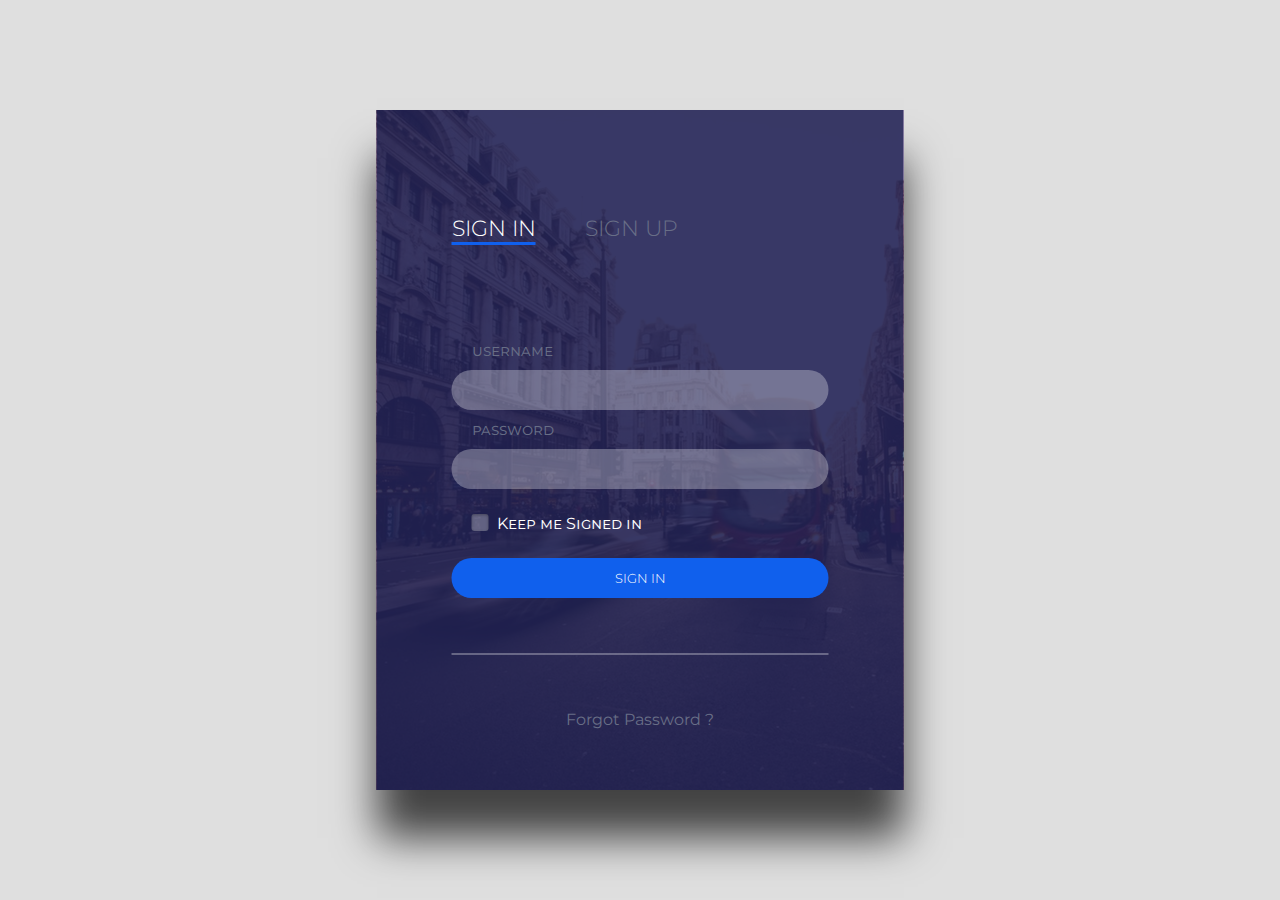
<file: Day 001 - Login Form/index.html>
<!DOCTYPE html>
<html>
  <head>
    <link href="css/style.css" rel="stylesheet">
    <link href="http://fonts.googleapis.com/css?family=Montserrat|Playfair+Display:700" rel="stylesheet" type="text/css">
    <title>Day 001 - Login Form</title>
  </head>
  <body>
    <div id="card">
      <div class="card__filter"></div>
      <div class="card__nav">
        <h1><a href="" class="active">SIGN IN</a></h1>
        <h1><a href="">SIGN UP</a></h1>
      </div>
      <div class="card__body">
        <form>
          <label for="username">username</label>
          <input name="username" type="text" class="rounded">
          <label for="password">password</label>
          <input name="password" type="password" class="rounded">
          <div class="check">
            <input name="remember" type="checkbox" id="keepme">
            <label for="keepme">Keep me Signed in</label>
          </div>
          <button type="submit" class="rounded">SIGN IN</button>
        </form>
      </div>
      <div class="separator"></div>
      <div class="card__forgot"><a href="#">Forgot Password ? </a></div>
    </div>
  </body>
</html>
</file>
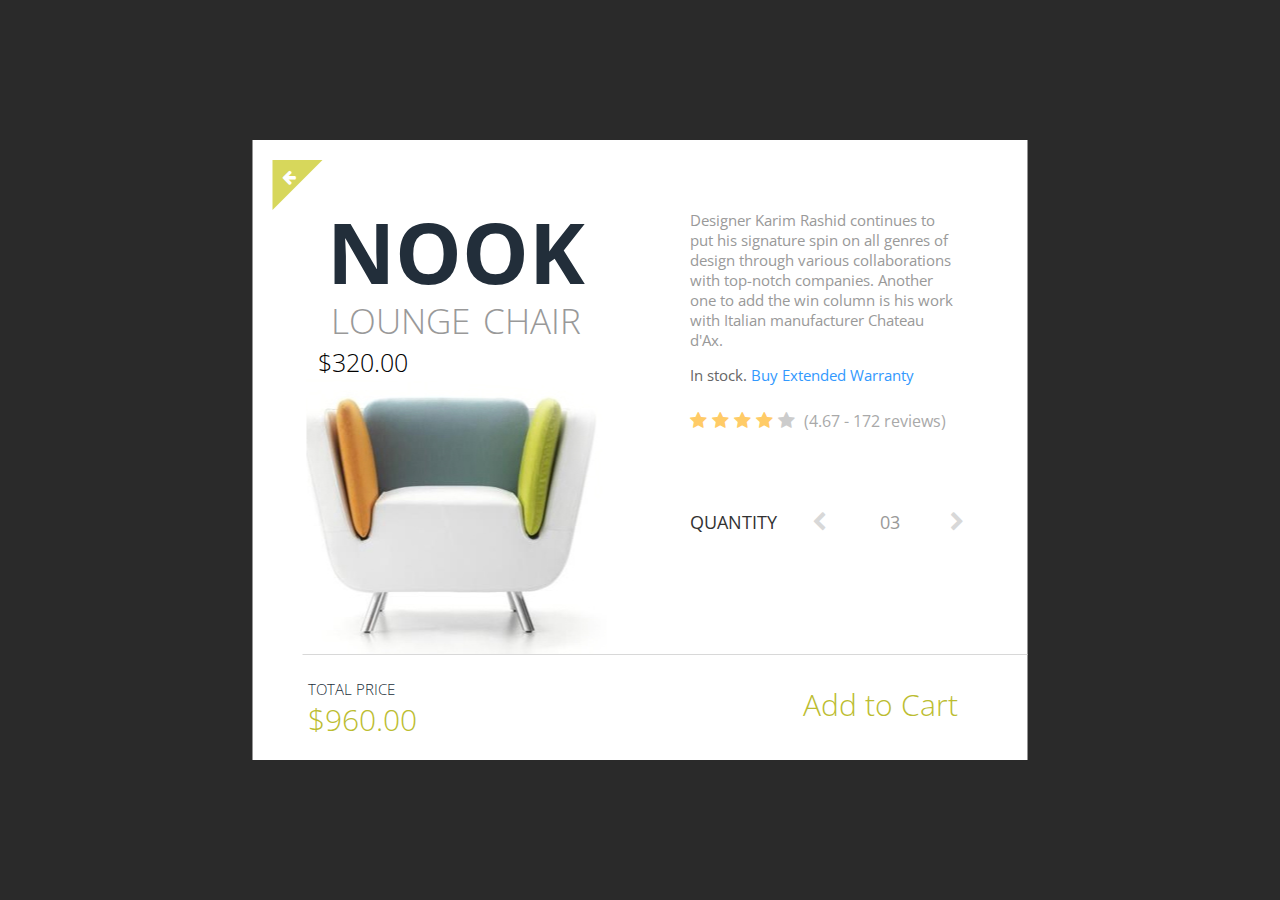
<file: Day 002 - Product Card/index.html>
<!DOCTYPE html>
<html>
  <head>
    <link href="css/day2.css" rel="stylesheet">
    <link href="css/font-awesome.min.css" rel="stylesheet">
    <link href="https://fonts.googleapis.com/css?family=Open+Sans:400,300,600,700" rel="stylesheet" type="text/css">
    <title>Day 002 - Product Card</title>
  </head>
  <body>
    <div id="card"><a href="#" class="card__back"><i class="fa fa-arrow-left card__back__img"></i></a>
      <div class="card__body">
        <div class="card__body__left">
          <h1>nook</h1>
          <h2>lounge chair</h2>
          <p>$320.00</p>
          <div class="content__img"><img src="img/chair.png"></div>
        </div>
        <div class="card__body__right">
          <p class="card__right__description">Designer Karim Rashid continues to put his signature spin on all genres of design through various collaborations with top-notch companies. Another one to add the win column is his work with Italian manufacturer Chateau d'Ax.</p>
          <p class="card__right__stock">In stock. <a href="#">Buy Extended Warranty</a></p>
          <div class="card__right__review"><a href="#"><i class="fa fa-star star__yellow"></i></a><a href="#"><i class="fa fa-star star__yellow"></i></a><a href="#"><i class="fa fa-star star__yellow"></i></a><a href="#"><i class="fa fa-star star__yellow"></i></a><a href="#"><i class="fa fa-star"></i></a>
            <p>(4.67 - 172 reviews)</p>
          </div>
          <div class="card__right__quantity">
            <p>QUANTITY</p><a href="#"><i class="fa fa-chevron-left"></i></a>
            <p>03</p><a href="#"><i class="fa fa-chevron-right"></i></a>
          </div>
        </div>
        <div class="card__separator"></div>
        <div class="card__body__bottom">
          <div class="card__bottom__price">
            <p>TOTAL PRICE</p>
            <p>$960.00</p>
          </div>
          <div class="card__bottom__add"><a href="">Add to Cart</a></div>
        </div>
      </div>
    </div>
  </body>
</html>
</file>
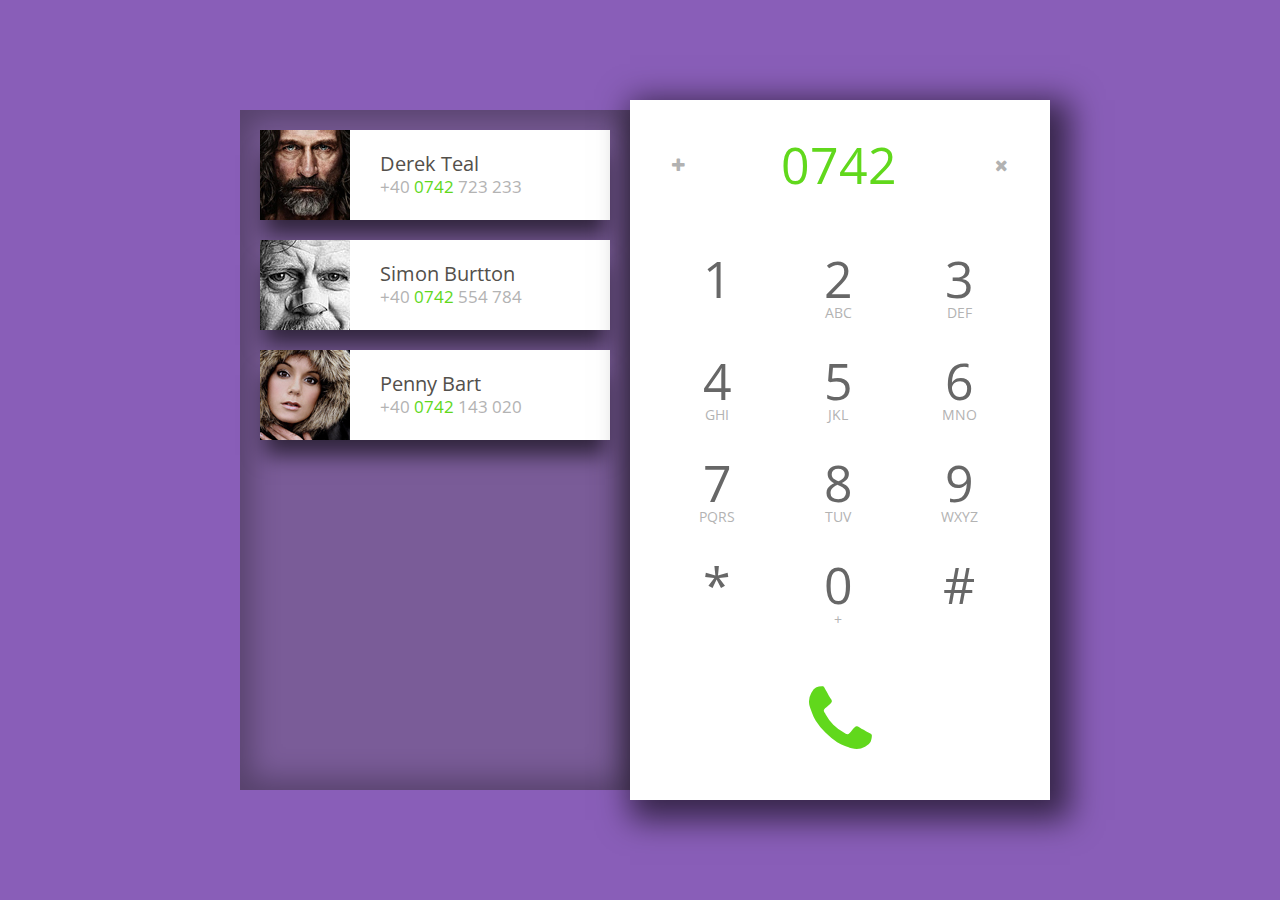
<file: Day 003 - Dial Pad/index.html>
<!DOCTYPE html>
<html>
  <head>
    <link href="css/day3.min.css" rel="stylesheet">
    <link href="css/font-awesome.min.css" rel="stylesheet">
    <link href="https://fonts.googleapis.com/css?family=Open+Sans:400,300,600,700" rel="stylesheet" type="text/css">
    <title>Day 003 - Dial Pad</title>
  </head>
  <body>
    <div id="card">
      <div class="card__left"><a href="">
          <div class="card__left__user"><img src="img/avatar1.png">
            <p class="name">Derek Teal</p>
            <p class="phone_number">+40 <span>0742</span> 723 233</p>
          </div></a><a href="">
          <div class="card__left__user"><img src="img/avatar2.png">
            <p class="name">Simon Burtton</p>
            <p class="phone_number">+40 <span>0742</span> 554 784</p>
          </div></a><a href="">
          <div class="card__left__user"><img src="img/avatar3.png">
            <p class="name">Penny Bart</p>
            <p class="phone_number">+40 <span>0742</span> 143 020</p>
          </div></a></div>
      <div class="card__right">
        <div class="card__right__phone_number"><a href=""><i class="fa fa-plus"></i></a>
          <p>0742</p><a href=""><i class="fa fa-times"></i></a>
        </div>
        <div class="card__right__key"><a href="">
            <div class="key special">1</div></a><a href="">
            <div class="key">2 <span>abc</span></div></a><a href="">
            <div class="key">3 <span>def</span></div></a></div>
        <div class="card__right__key"><a href="">
            <div class="key">4 <span>ghi</span></div></a><a href="">
            <div class="key">5 <span>jkl</span></div></a><a href="">
            <div class="key">6 <span>mno</span></div></a></div>
        <div class="card__right__key"><a href="">
            <div class="key">7 <span>pqrs</span></div></a><a href="">
            <div class="key">8 <span>tuv</span></div></a><a href="">
            <div class="key">9 <span>wxyz</span></div></a></div>
        <div class="card__right__key"><a href="">
            <div class="key special">*</div></a><a href="">
            <div class="key">0 <span>+</span></div></a><a href="">
            <div class="key special">#</div></a></div>
        <div class="card__right__phone"><a href=""><i class="fa fa-phone"></i> </a></div>
      </div>
    </div>
  </body>
</html>
</file>
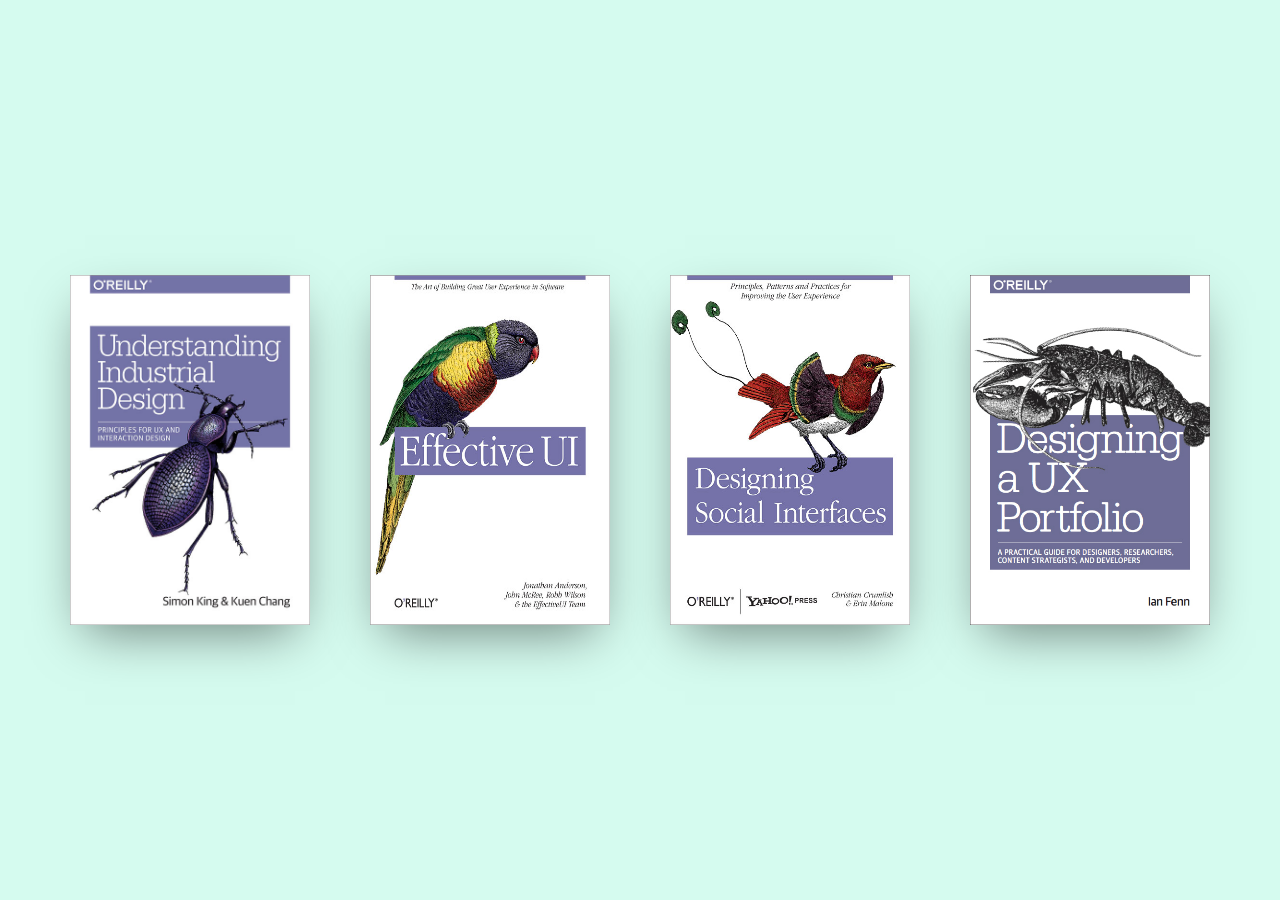
<file: Day 081 - Floating Bookshelf/index.html>
<!DOCTYPE html>
<html lang="en">
  <head>
    <title>Day081 - Floating Bookshelf</title>
    <link rel="stylesheet" href="stylesheets/style.css">
  </head>
  <body>
    <div class="items-container">
      <div onclick="highlighted(this);" class="item"><img src="img/img1_uid.jpg" alt="Floating Bookshelf"><span>Understanding industrial design</span><span>
          Principles for UX and 
          <br /> Interaction Design</span>
        <div class="price-container"><span>$29.99</span><span>$38.49</span></div><a href="#">buy now</a>
      </div>
      <div onclick="highlighted(this);" class="item"><img src="img/img2_eui.jpg" alt="Floating Bookshelf"><span>Effective UI</span><span>
          The Art of Building Great 
          <br /> User Experience in Software</span>
        <div class="price-container"><span>$28.39</span><span>$44.99</span></div><a href="#">buy now</a>
      </div>
      <div onclick="highlighted(this);" class="item"><img src="img/img3_dsi.jpg" alt="Floating Bookshelf"><span>Designing social interfaces</span><span>
          Principles, Patterns, and Practices 
          <br /> for Improving the User Experience</span>
        <div class="price-container"><span>$28.39</span><span>$44.99</span></div><a href="#">buy now</a>
      </div>
      <div onclick="highlighted(this);" class="item"><img src="img/img4_duxp.jpg" alt="Floating Bookshelf"><span>Designing a UX portfolio</span><span>
          A Practical Guide for Designers, 
          <br /> Researchers, Content Strategists, 
          <br /> and Developers</span>
        <div class="price-container"><span>$12.99</span><span>$25.99</span></div><a href="#">buy now</a>
      </div>
    </div>
    <script src="js/main.js"></script>
  </body>
</html>
</file>
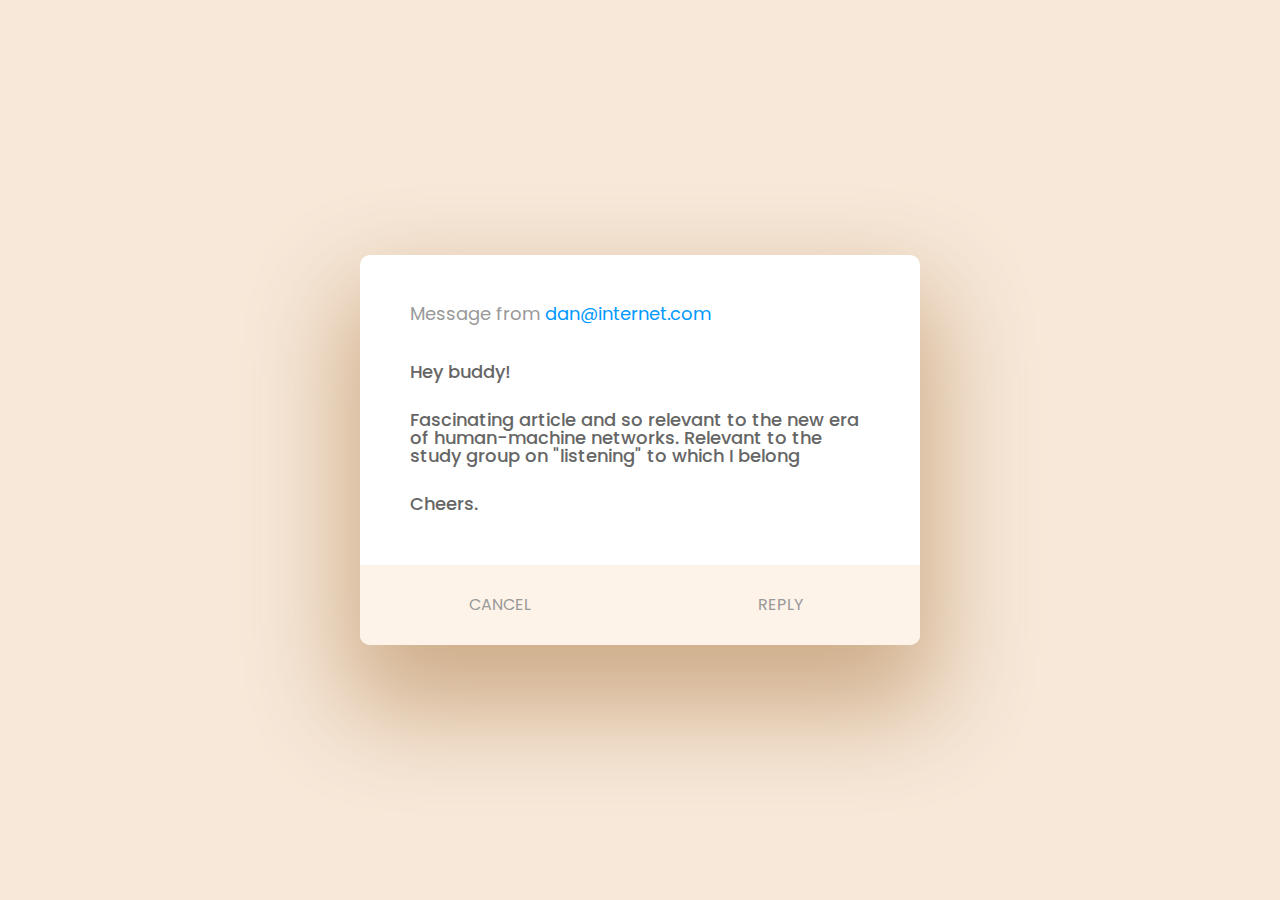
<file: Day 099 - Message Notification/index.html>
<!DOCTYPE html>
<html lang="en">
  <head>
    <title>Day099 - Message Notification</title>
    <link rel="stylesheet" href="stylesheets/style.css">
  </head>
  <body>
    <div id="container">
      <div class="content">
        <div class="header">Message from <a href="#" class="from">dan@internet.com</a></div>
        <div class="body">
          <p>Hey buddy! <span>Fascinating article and so relevant to the new era of human-machine networks. Relevant to the study group on "listening" to which I belong </span><span>Cheers.</span></p>
        </div>
      </div>
      <div class="buttonControl"><a href="#">Cancel</a><a href="#">Reply</a></div>
    </div>
  </body>
</html>
</file>
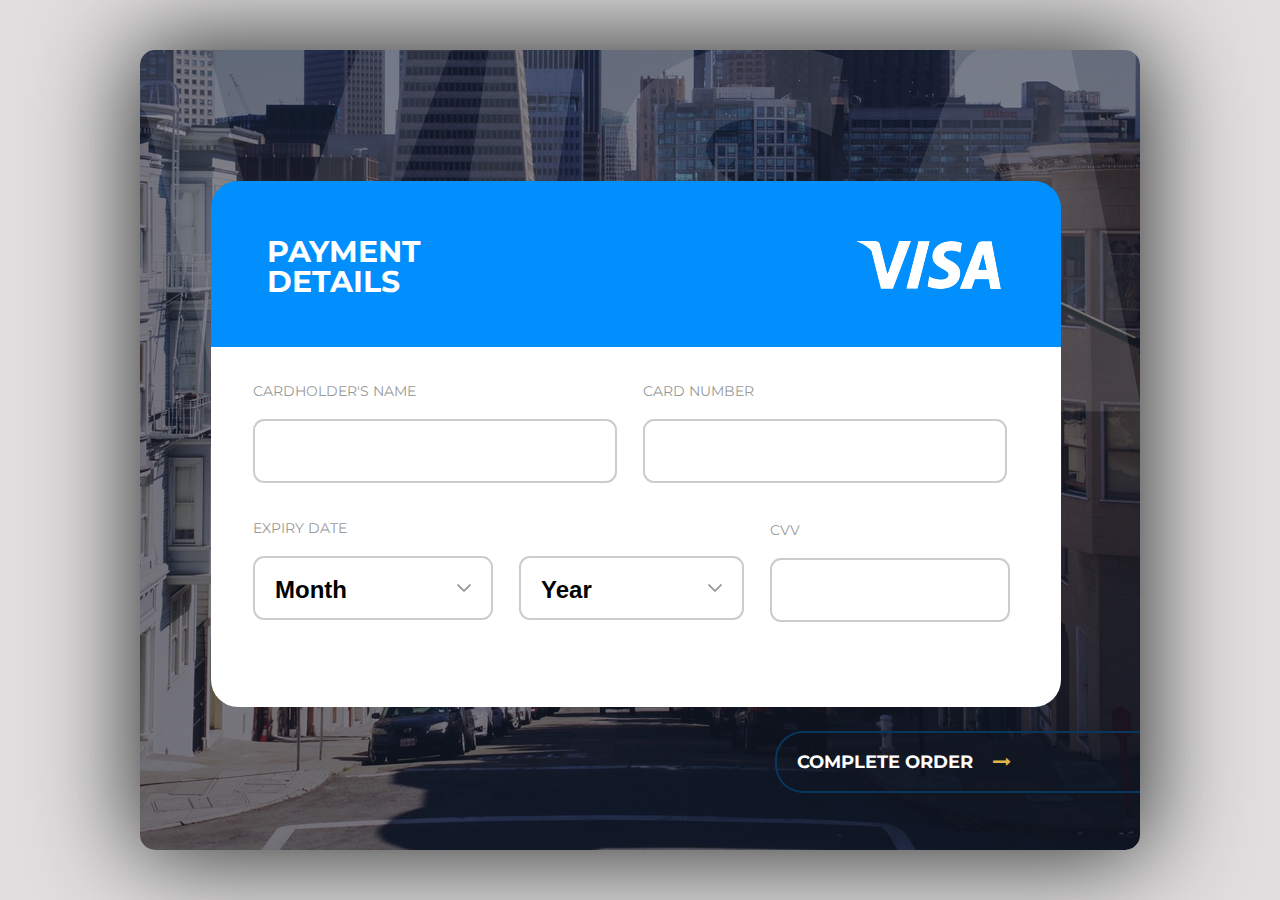
<file: Day 004 - Credit Card Payment/www/index.html>
<!DOCTYPE html>
<html>
  <head>
    <link href="stylesheets/style.css" rel="stylesheet">
    <link href="https://maxcdn.bootstrapcdn.com/font-awesome/4.5.0/css/font-awesome.min.css" rel="stylesheet">
    <title> Day 004 - Credit Card Payment</title>
  </head>
  <body>
    <div class="body__filter"></div>
    <div id="container">
      <div id="middle">
        <div class="header">
          <div><span>Payment</span><span>details</span></div><img src="img/d004-visa.png" alt="">
        </div>
        <div class="content">
          <form action="#" class="form">
            <div class="details">
              <div class="col-2 pr">
                <label for="name">Cardholder's name</label>
                <input type="text" name="name">
              </div>
              <div class="col-2 pl">
                <label for="number">Card number</label>
                <input type="text" name="number">
              </div>
            </div>
            <div class="info">
              <div class="col-3 pr">
                <label for="expiryMM">Expiry date</label>
                <select name="expiryMM">
                  <option value="">Month</option>
                  <option value="01">January</option>
                  <option value="02">February</option>
                  <option value="03">March</option>
                  <option value="04">April</option>
                  <option value="05">May</option>
                  <option value="06">June</option>
                  <option value="07">July</option>
                  <option value="08">August</option>
                  <option value="09">September</option>
                  <option value="10">October</option>
                  <option value="11">November</option>
                  <option value="12">December</option>
                </select>
              </div>
              <div class="col-3 pl pr">
                <select>
                  <option value="">Year</option>
                  <option value="01">2019</option>
                  <option value="02">2018</option>
                  <option value="03">2017</option>
                  <option value="04">2016</option>
                </select>
              </div>
              <div class="col-3 pl">
                <label for="cvv">CVV</label>
                <input type="text" name="cvv">
              </div>
            </div>
          </form>
        </div>
      </div>
      <div id="bottom"><a href="#">Complete order<i class="fa fa-long-arrow-right"></i></a></div>
    </div>
  </body>
</html>
</file>
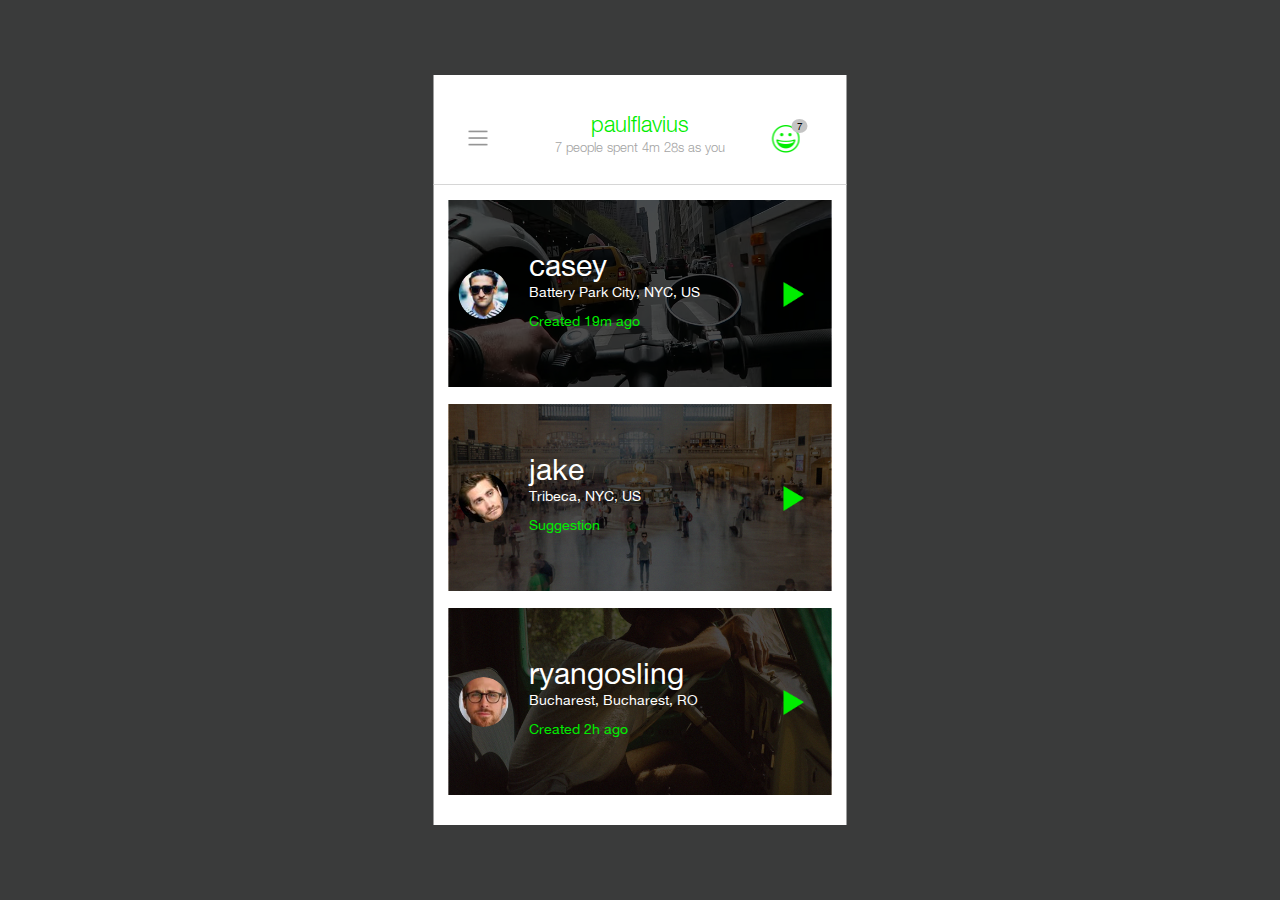
<file: Day 036 - Beme iOS App/www/index.html>
<!DOCTYPE html>
<html lang="en">
  <head>
    <title>Day036 - Beme iOS App</title>
    <link rel="stylesheet" href="stylesheets/style.css">
  </head>
  <body>
    <div id="container">
      <div id="cardMain">
        <div class="header"><a href="#" class="grid-2"><img src="img/burger.png" alt=""></a>
          <div class="grid-8"><span>paulflavius</span><span>7 people spent 4m 28s as you</span></div><a href="#" onclick="showHide(true)" class="grid-2"><img src="img/emoji.png" alt=""><span class="badge">7</span></a>
        </div>
        <div class="content">
          <div class="item"><img src="img/content/content1.jpg" alt="">
            <div class="details"><img src="img/avatar/avatar1.png" alt="" class="grid-2">
              <div class="grid-8"><span class="name">casey</span><span class="place">Battery Park City, NYC, US</span><span class="info">Created 19m ago</span></div><a href="#"><img src="img/arrow.png" alt="" class="grid-2"></a>
            </div>
          </div>
          <div class="item"><img src="img/content/content2.jpg" alt="">
            <div class="details"><img src="img/avatar/avatar2.png" alt="" class="grid-2">
              <div class="grid-8"><span class="name">jake</span><span class="place">Tribeca, NYC, US</span><span class="info">Suggestion</span></div><a href="#"><img src="img/arrow.png" alt="" class="grid-2"></a>
            </div>
          </div>
          <div class="item"><img src="img/content/content3.jpg" alt="">
            <div class="details"><img src="img/avatar/avatar3.png" alt="" class="grid-2">
              <div class="grid-8"><span class="name">ryangosling</span><span class="place">Bucharest, Bucharest, RO</span><span class="info">Created 2h ago</span></div><a href="#"><img src="img/arrow.png" alt="" class="grid-2"></a>
            </div>
          </div>
        </div>
      </div>
      <div id="cardView">
        <div class="header">
          <div><img src="img/emoji.png" alt=""><span>7 reactions to your life</span></div><a href="" onclick="showHide(false)"><img src="img/close.png" alt=""></a>
        </div>
        <div class="content"><a href="" class="grid-4"><img src="img/reactions/reaction1.png" alt=""></a><a href="" class="grid-4"><img src="img/reactions/reaction2.png" alt=""></a><a href="" class="grid-4"><img src="img/reactions/reaction3.png" alt=""></a><a href="" class="grid-4"><img src="img/reactions/reaction4.png" alt=""></a><a href="" class="grid-4"><img src="img/reactions/reaction5.png" alt=""></a></div>
      </div>
    </div>
    <script src="js/main.js"></script>
  </body>
</html>
</file>
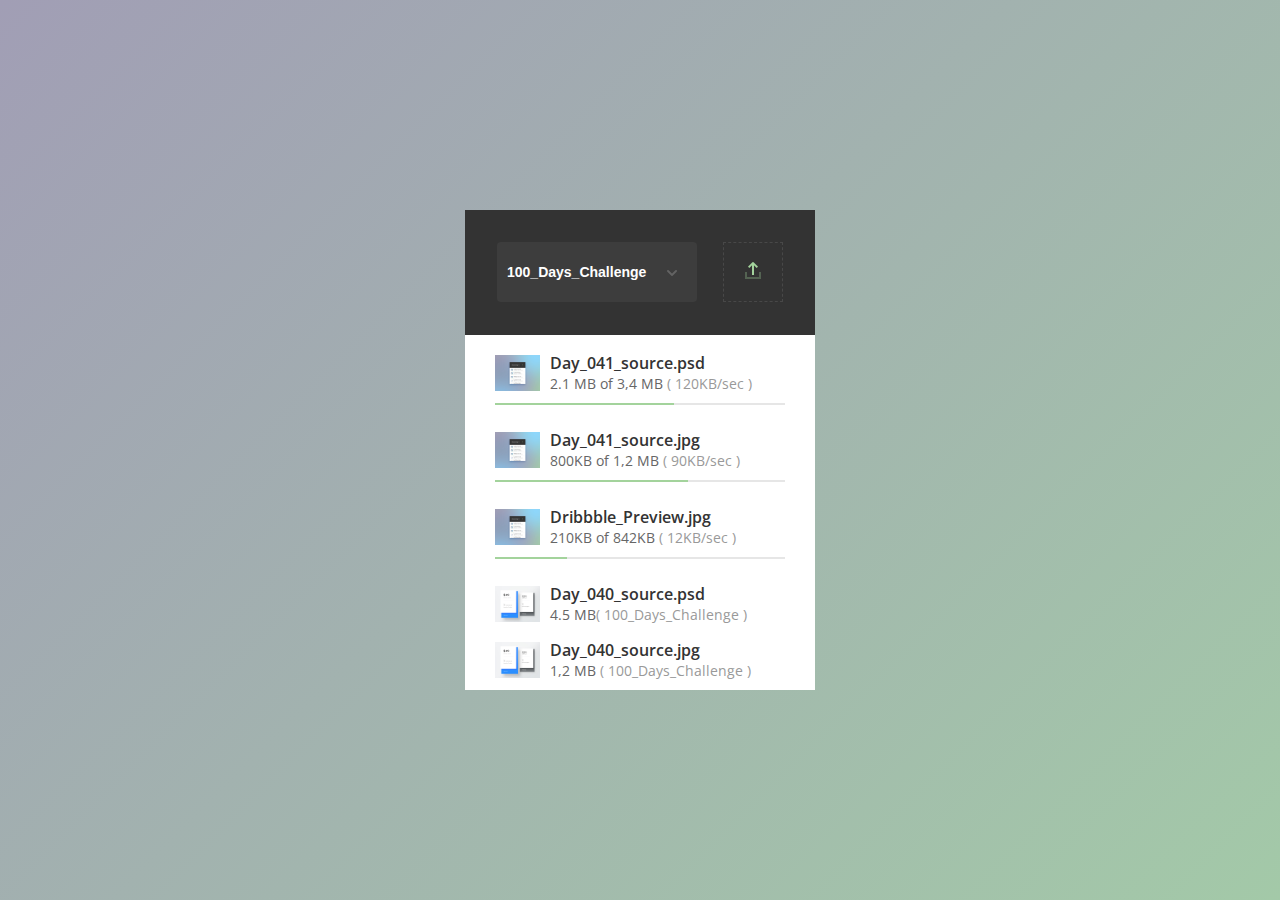
<file: Day 041 - File Upload Widget/www/index.html>
<!DOCTYPE html>
<html lang="en">
  <head>
    <title>Day041 - File Upload Widget</title>
    <link rel="stylesheet" href="stylesheets/style.css">
  </head>
  <body>
    <div id="container">
      <div id="header">
        <div class="selectStyle">
          <select name="widget">
            <option value="100_Days_Challenge">100_Days_Challenge</option>
            <option value="100_Days_Default">100_Days_Default</option>
          </select>
        </div><a href="#"> <img src="img/upload.png" alt="Upload"></a>
      </div>
      <div id="content">
        <div id="items"> 
          <div class="item"><img src="img/Day041.jpg" alt="Day">
            <div><span class="item_title">Day_041_source.psd</span><span class="item_data">2.1 MB of 3,4 MB </span><span class="item_kbs">( 120KB/sec )</span></div>
            <progress value="61.76" max="100"></progress>
          </div>
          <div class="item"><img src="img/Day041.jpg" alt="Day">
            <div><span class="item_title">Day_041_source.jpg</span><span class="item_data">800KB of 1,2 MB </span><span class="item_kbs">( 90KB/sec )</span></div>
            <progress value="66.67" max="100"></progress>
          </div>
          <div class="item"><img src="img/Day041.jpg" alt="Day">
            <div><span class="item_title">Dribbble_Preview.jpg</span><span class="item_data">210KB of 842KB </span><span class="item_kbs">( 12KB/sec )</span></div>
            <progress value="24.94" max="100"></progress>
          </div>
          <div class="item"><img src="img/Day040.jpg" alt="Day">
            <div><span class="item_title">Day_040_source.psd</span><span class="item_data">4.5 MB</span><span class="item_kbs">( 100_Days_Challenge )</span></div>
          </div>
          <div class="item"><img src="img/Day040.jpg" alt="Day">
            <div><span class="item_title">Day_040_source.jpg</span><span class="item_data">1,2 MB </span><span class="item_kbs">( 100_Days_Challenge )</span></div>
          </div>
          <div class="item"><img src="img/Day040.jpg" alt="Day">
            <div><span class="item_title">Dribbble_Preview.jpg</span><span class="item_data">842KB </span><span class="item_kbs">( 100_Days_Challenge )</span></div>
          </div>
          <div class="item"><img src="img/Day039.jpg" alt="Day">
            <div><span class="item_title">Day_039_source.psd</span><span class="item_data">4.5 MB</span><span class="item_kbs">( 100_Days_Challenge )</span></div>
          </div>
          <div class="item"><img src="img/Day039.jpg" alt="Day">
            <div><span class="item_title">Day_039_source.jpg</span><span class="item_data">1,2 MB </span><span class="item_kbs">( 100_Days_Challenge )</span></div>
          </div>
          <div class="item"><img src="img/Day039.jpg" alt="Day">
            <div><span class="item_title">Dribbe_Preview.jpg</span><span class="item_data">842KB </span><span class="item_kbs">( 100_Days_Challenge )</span></div>
          </div>
        </div>
      </div>
    </div>
  </body>
</html>
</file>
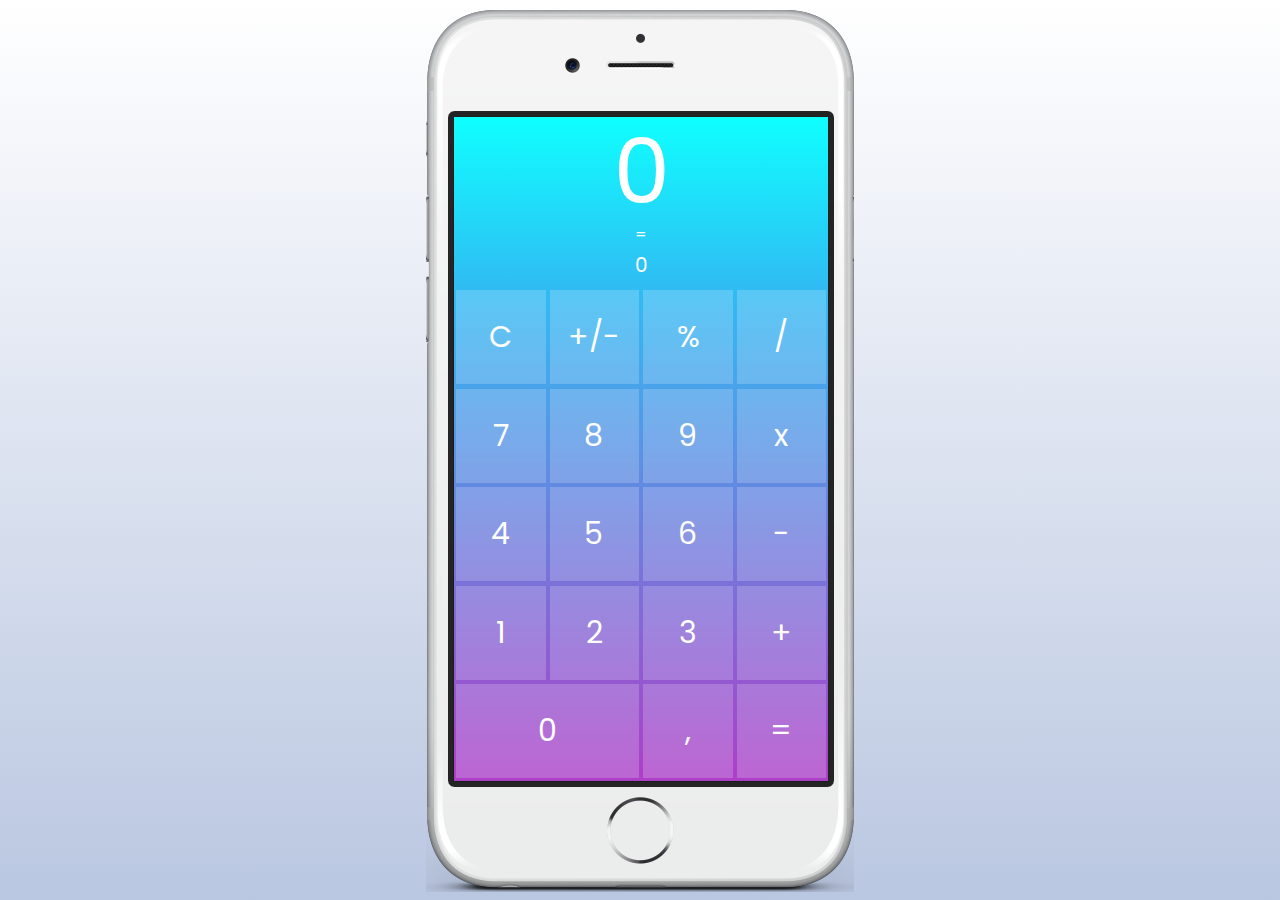
<file: Day 042 - Calculator/www/index.html>
<!DOCTYPE html>
<html lang="en">
  <head>
    <title>Day042 - Calculator</title>
    <link rel="stylesheet" href="stylesheets/style.css">
  </head>
  <body>
    <div id="container">
      <div class="display_result">
        <div id="result">0</div>
        <div id="equals">=</div>
        <div id="operation">0</div>
      </div>
      <div class="keyboard"><a href="#" class="grid-1">C</a><a href="#" class="grid-1">+/-</a><a href="#" class="grid-1">%</a><a href="#" class="grid-1">/</a><a href="#" class="grid-1">7</a><a href="#" class="grid-1">8</a><a href="#" class="grid-1">9</a><a href="#" class="grid-1">x</a><a href="#" class="grid-1">4</a><a href="#" class="grid-1">5</a><a href="#" class="grid-1">6</a><a href="#" class="grid-1">-</a><a href="#" class="grid-1">1</a><a href="#" class="grid-1">2</a><a href="#" class="grid-1">3</a><a href="#" class="grid-1">+</a><a href="#" class="grid-2">0</a><a href="#" class="grid-1">,</a><a href="#" class="grid-1">=</a></div>
    </div>
    <script src="https://ajax.googleapis.com/ajax/libs/jquery/2.2.0/jquery.min.js"></script>
    <script src="js/main.js"></script>
    <script>$(document).ready(function() {var calc = new Calculator(); calc.run();});</script>
  </body>
</html>
</file>
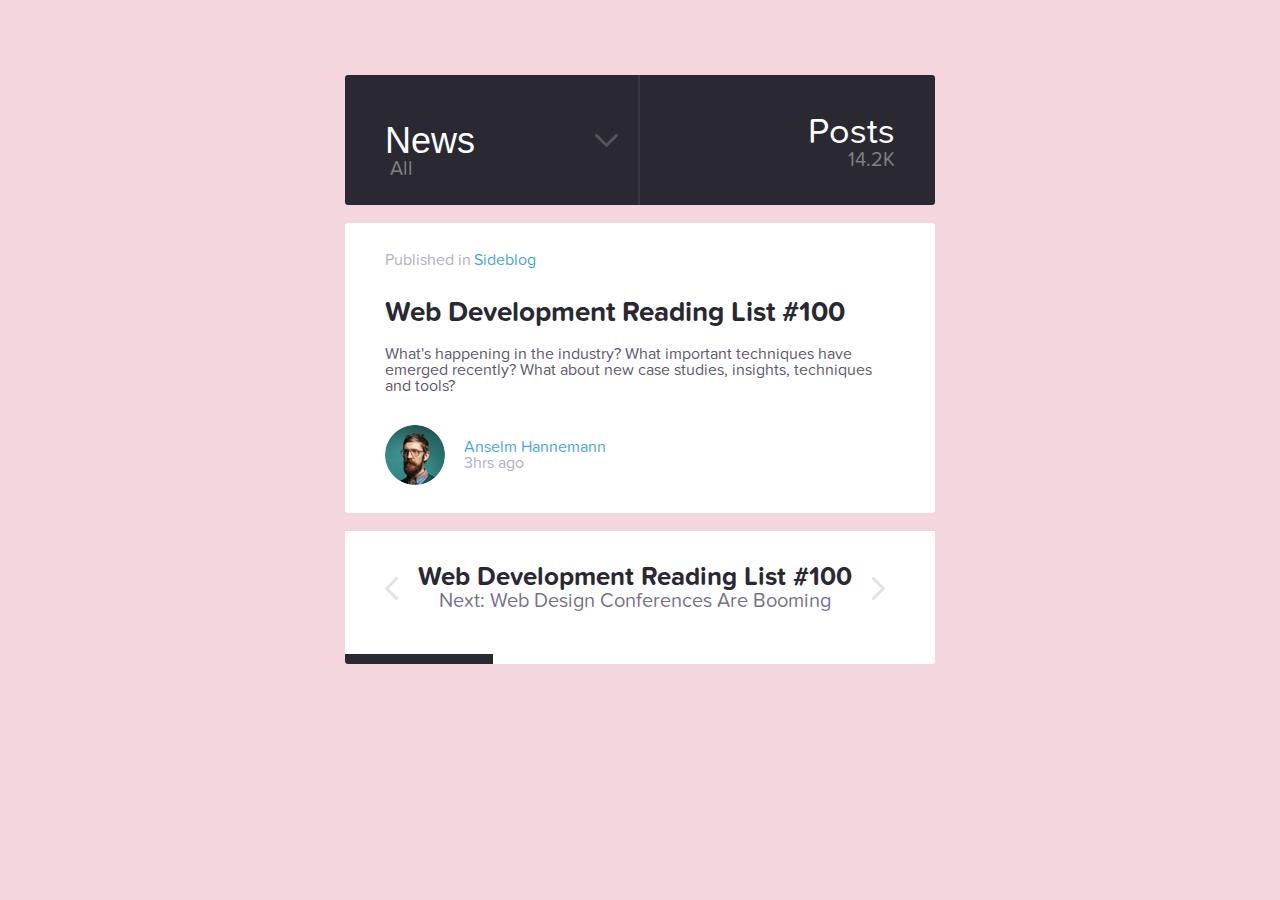
<file: Day 065 - Newsfeed/www/index.html>
<!DOCTYPE html>
<html lang="en">
  <head>
    <title>Day065 - Newsfeed</title>
    <link rel="stylesheet" href="stylesheets/style.css">
  </head>
  <body>
    <div id="container">
      <div id="header">
        <select name="widget">
          <option value="news">News</option>
          <option value="challenge">Challenge</option>
        </select><span>All</span>
        <div><span>Posts</span><span>14.2K</span></div>
      </div>
      <div id="content">
        <div class="from"><span>Published in</span><a href="">Sideblog</a></div>
        <div class="data"><span class="title">Web Development Reading List #100</span>
          <p>What's happening in the industry? What important techniques have emerged recently? What about new case studies, insights, techniques and tools? </p>
        </div>
        <div class="author"><img src="img/avatar.png" alt="">
          <div><a href="">Anselm Hannemann</a><span>3hrs ago</span></div>
        </div>
      </div>
      <div id="progress"><a href="#"><img src="img/arrow_left.png" alt=""></a>
        <div><span class="current">Web Development Reading List #100</span><span class="next">Next: Web Design Conferences Are Booming</span></div><a href="#"><img src="img/arrow_right.png" alt=""></a>
        <progress value="25" max="100"></progress>
      </div>
    </div>
  </body>
</html>
</file>
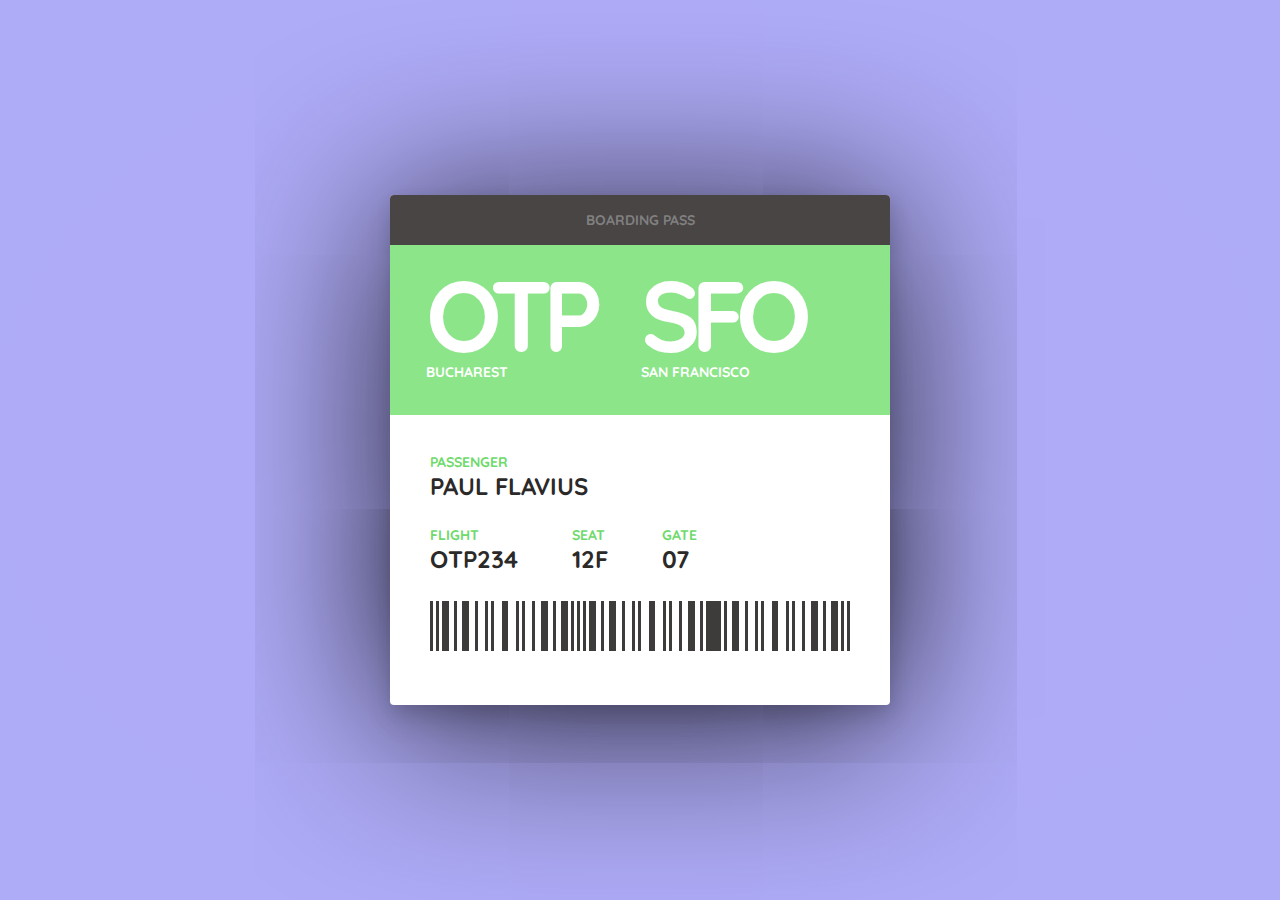
<file: Day 074 - Boarding Pass/www/index.html>
<!DOCTYPE html>
<html lang="en">
  <head>
    <title>Day041 - File Upload Widget</title>
    <link rel="stylesheet" href="stylesheets/style.css">
  </head>
  <body>
    <div id="container">
      <div id="header">boarding pass</div>
      <div id="destination">
        <div><span>OTP</span><span>Bucharest</span></div>
        <div><span>SFO</span><span>San Francisco</span></div>
      </div>
      <div id="content"><span class="passenger_title">passenger</span><span class="passenger_name">Paul Flavius</span>
        <div><span class="flight_title">flight</span><span class="flight_name">otp234</span></div>
        <div><span class="seat_title">seat</span><span class="seat_name">12f</span></div>
        <div><span class="gate_title">gate</span><span class="gate_name">07</span></div><img src="img/barcode.png" alt="">
      </div>
    </div>
  </body>
</html>
</file>
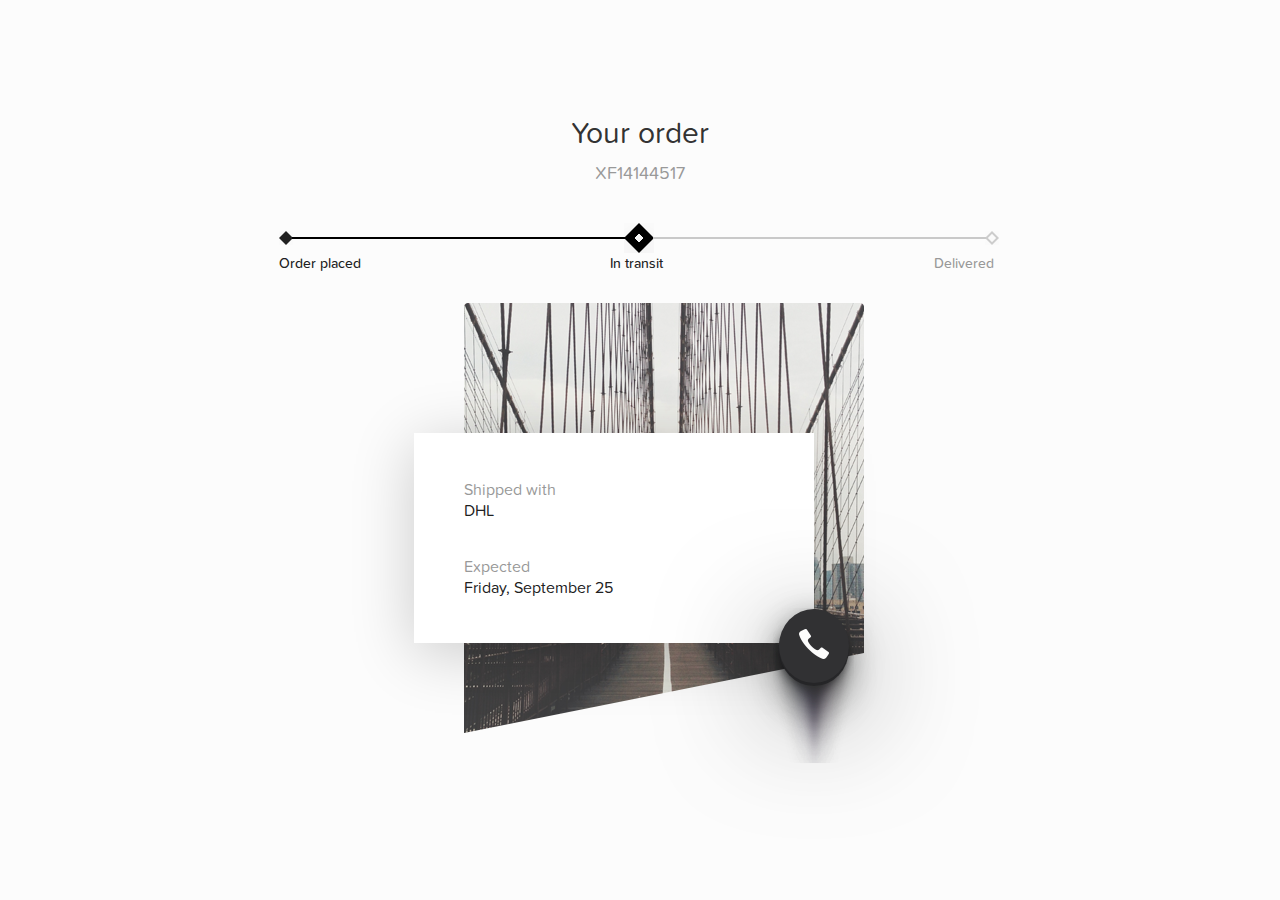
<file: Day 086 - Order Tracking/www/index.html>
<!DOCTYPE html>
<html lang="en">
  <head>
    <title>Day086 - Order Tracking</title>
    <link rel="stylesheet" href="stylesheets/style.css">
  </head>
  <body>
    <div id="container"><span class="order_title">Your order</span><span class="order_reference">XF14144517</span>
      <div class="progressOrder">
        <div class="box done"></div>
        <div class="sep doneSep"></div>
        <div class="box current"></div>
        <div class="sep undoneSep"></div>
        <div class="box"></div><span class="spanDone grid-33 left">Order placed</span><span class="spanDone grid-33 center">In transit</span><span class="spanUndone grid-33 right">Delivered</span>
      </div>
      <div id="content">
        <div id="info"><span class="info_title">Shipped with</span><span class="info_data first">DHL</span><span class="info_title">Expected</span><span class="info_data">Friday, September 25</span></div><a href="#" id="button"><img src="img/phone_icon.png" alt=""></a>
        <div class="shadow"></div>
      </div>
    </div>
  </body>
</html>
</file>
<file: Day 001 - Login Form/css/style.css>
@charset "UTF-8";
*::after, *::before, * {
  box-sizing: border-box;
}

html, body {
  background-color: #dfdfdf;
}

#card {
  position: absolute;
  left: 50%;
  top: 50%;
  transform: translateX(-50%) translateY(-50%);
  width: 527px;
  height: 680px;
  background: #8e44ad url(../img/bg.jpg) no-repeat center;
  box-shadow: 0px 48px 40px 0px rgba(0, 0, 0, 0.7);
  -moz-box-shadow: 0px 48px 40px 0px rgba(0, 0, 0, 0.7);
  -webkit-box-shadow: 0px 48px 40px 0px rgba(0, 0, 0, 0.7);
}

.card__filter {
  position: absolute;
  width: 100%;
  height: 100%;
  background-color: rgba(34, 34, 85, 0.9);
}

.card__nav {
  position: relative;
  z-index: 10;
  padding-left: 30px;
}
.card__nav > h1 {
  font-family: 'Montserrat';
  font-weight: 300;
  font-size: 22px;
  display: inline-block;
  padding: 90px 0 0 45px;
}
.card__nav > h1 > a {
  text-decoration: none;
  color: #686e86;
}
.card__nav > h1 > a.active {
  color: white;
  border-bottom: 3px solid #1060ed;
}

.card__body {
  position: relative;
  z-index: 10;
  padding: 75px 75px 0 75px;
  font-family: 'Montserrat';
}
.card__body label, .card__body input[type=text], .card__body input[type=password], .card__body button {
  display: block;
  width: 100%;
}
.card__body input[type=text], .card__body input[type=password], .card__body button {
  border: none;
  height: 40px;
  font-weight: bold;
  color: #fff;
}
.card__body label {
  font-variant: small-caps;
  font-size: 16px;
  padding: 10px 20px;
  color: #686e86;
}
.card__body input[type=text], .card__body input[type=password] {
  background-color: rgba(255, 255, 255, 0.3);
  padding: 0px 20px;
}
.card__body button {
  font-family: 'Montserrat';
  font-weight: 300;
  cursor: pointer;
  background-color: #1060ed;
}
.card__body .rounded {
  border-radius: 50px;
}
.card__body .check {
  padding: 15px 20px;
}
.card__body .check input[type=checkbox], .card__body .check p {
  display: inline-block;
}
.card__body .check label {
  color: #fff;
}

.separator {
  position: relative;
  z-index: 10;
  margin: 55px 75px 0 75px;
  height: 2px;
  background-color: rgba(255, 255, 255, 0.3);
}

.card__forgot {
  position: relative;
  z-index: 10;
  font-family: 'Montserrat';
  text-align: center;
  padding: 55px 0;
}
.card__forgot > a {
  font-size: 16px;
  text-decoration: none;
  color: #686e86;
}

[type="checkbox"]:not(:checked),
[type="checkbox"]:checked {
  position: absolute;
  left: -9999px;
}

[type="checkbox"]:not(:checked) + label,
[type="checkbox"]:checked + label {
  position: relative;
  padding-left: 25px;
  cursor: pointer;
}

[type="checkbox"]:not(:checked) + label:before,
[type="checkbox"]:checked + label:before {
  content: '';
  position: absolute;
  left: 0;
  width: 17px;
  height: 17px;
  background: rgba(255, 255, 255, 0.3);
  border-radius: 3px;
  box-shadow: inset 0 1px 3px rgba(0, 0, 0, 0.3);
}

[type="checkbox"]:not(:checked) + label:after,
[type="checkbox"]:checked + label:after {
  content: '✔';
  position: absolute;
  top: 8px;
  left: 4px;
  font-size: 14px;
  color: #fff;
  transition: all .2s;
}

[type="checkbox"]:not(:checked) + label:after {
  opacity: 0;
  transform: scale(0);
}

[type="checkbox"]:checked + label:before {
  background: #1060ed;
}

[type="checkbox"]:checked + label:after {
  opacity: 1;
  transform: scale(1);
}

[type="checkbox"]:disabled:not(:checked) + label:before,
[type="checkbox"]:disabled:checked + label:before {
  box-shadow: none;
  border-color: #bbb;
  background-color: #ddd;
}

[type="checkbox"]:disabled:checked + label:after {
  color: #999;
}

[type="checkbox"]:disabled + label {
  color: #aaa;
}

[type="checkbox"]:checked:focus + label:before,
[type="checkbox"]:not(:checked):focus + label:before {
  border: 1px dotted blue;
}
</file>
<file: Day 002 - Product Card/css/day2.css>
*, *:before, *:after {
  box-sizing: border-box;
}

body {
  background: #2a2a2a;
}

#card {
  position: absolute;
  left: 50%;
  top: 50%;
  transform: translateX(-50%) translateY(-50%);
  background: #fff;
  width: 775px;
  height: 620px;
  padding: 20px;
}

.card__back {
  position: absolute;
  width: 0;
  height: 0;
  border-style: solid;
  border-width: 50px 50px 0 0;
  border-color: #d7d75b transparent transparent transparent;
}
.card__back > i.card__back__img {
  position: absolute;
  top: -41px;
  left: 9px;
  color: #fff;
}

.card__body {
  height: 100%;
}
.card__body .card__body__bottom {
  display: block;
}
.card__body .card__body__left, .card__body .card__body__right {
  display: block;
  width: calc(50% - 20px);
}
.card__body .card__body__left {
  position: absolute;
  top: 20px;
  left: 20px;
  margin-top: 40px;
  height: calc(100% - 170px);
}
.card__body .card__body__left > h1, .card__body .card__body__left > h2, .card__body .card__body__left > p {
  font-family: "Open Sans";
  font-variant: small-caps;
  text-align: center;
  margin: 0;
}
.card__body .card__body__left > h1 {
  font-weight: 700;
  font-size: 120px;
  color: #222e3a;
  line-height: 75px;
  margin-bottom: 20px;
}
.card__body .card__body__left > h2 {
  font-weight: 300;
  font-size: 50px;
  color: #999999;
  line-height: 40px;
  margin-bottom: 10px;
}
.card__body .card__body__left > p {
  padding-left: 45px;
  text-align: left;
  font-size: 25px;
  font-weight: 300;
}
.card__body .card__body__left .content__img {
  text-align: center;
}
.card__body .card__body__right {
  position: absolute;
  top: 20px;
  right: 20px;
  margin-left: -4px;
  height: calc(100% - 130px);
}
.card__body .card__body__right .card__right__description, .card__body .card__body__right .card__right__stock {
  font-family: "Open Sans";
  font-size: 15px;
}
.card__body .card__body__right .card__right__description {
  padding: 35px 50px 0 50px;
  color: #999999;
}
.card__body .card__body__right .card__right__stock {
  padding-left: 50px;
  color: #666666;
}
.card__body .card__body__right .card__right__stock > a {
  text-decoration: none;
  color: #3299fe;
}
.card__body .card__body__right .card__right__review {
  padding: 10px 0 0 50px;
}
.card__body .card__body__right .card__right__review a > i {
  color: #cccccc;
  font-size: 18px;
  padding-right: 5px;
}
.card__body .card__body__right .card__right__review a > i.star__yellow {
  color: #ffcb67;
}
.card__body .card__body__right .card__right__review p {
  display: inline-block;
  margin: 0;
  color: #a9a9a9;
  font-family: "Open Sans";
  font-size: 16px;
}
.card__body .card__body__right .card__right__quantity {
  padding: 60px 0 0 50px;
}
.card__body .card__body__right .card__right__quantity p, .card__body .card__body__right .card__right__quantity i {
  display: inline-block;
}
.card__body .card__body__right .card__right__quantity p {
  font-family: "Open Sans";
  font-size: 18px;
}
.card__body .card__body__right .card__right__quantity i {
  color: #d8d8d8;
  font-size: 20px;
}
.card__body .card__body__right .card__right__quantity p:nth-of-type(1) {
  color: #323232;
  padding-right: 35px;
}
.card__body .card__body__right .card__right__quantity p:nth-of-type(2) {
  color: #999999;
  padding: 0 50px;
}
.card__body .card__separator {
  position: absolute;
  bottom: 105px;
  left: 50px;
  right: 0;
  height: 1px;
  background: #d8d8d8;
}
.card__body .card__body__bottom {
  position: absolute;
  bottom: 20px;
  left: 20px;
  right: 20px;
  height: 90px;
}
.card__body .card__body__bottom .card__bottom__price, .card__body .card__body__bottom .card__bottom__add {
  position: absolute;
}
.card__body .card__body__bottom .card__bottom__price {
  bottom: 0px;
  left: 35px;
}
.card__body .card__body__bottom .card__bottom__price p {
  margin: 0;
  font-family: "Open Sans";
  font-weight: 300;
}
.card__body .card__body__bottom .card__bottom__price p:nth-of-type(1) {
  font-size: 15px;
  color: #222e3a;
}
.card__body .card__body__bottom .card__bottom__price p:nth-of-type(2) {
  font-size: 30px;
  color: #bcbd31;
}
.card__body .card__body__bottom .card__bottom__add {
  bottom: 15px;
  right: 50px;
}
.card__body .card__body__bottom .card__bottom__add a {
  text-decoration: none;
  font-family: "Open Sans";
  font-weight: 300;
  font-size: 30px;
  color: #bcbd31;
}
</file>
<file: Day 081 - Floating Bookshelf/stylesheets/style.css>
@import url(https://fonts.googleapis.com/css?family=Poppins:500,400);
html, body, div, span, applet, object, iframe,
h1, h2, h3, h4, h5, h6, p, blockquote, pre,
a, abbr, acronym, address, big, cite, code,
del, dfn, em, img, ins, kbd, q, s, samp,
small, strike, strong, sub, sup, tt, var,
b, u, i, center,
dl, dt, dd, ol, ul, li,
fieldset, form, label, legend,
table, caption, tbody, tfoot, thead, tr, th, td,
article, aside, canvas, details, embed,
figure, figcaption, footer, header, hgroup,
menu, nav, output, ruby, section, summary,
time, mark, audio, video {
  margin: 0;
  padding: 0;
  border: 0;
  font: inherit;
  font-size: 100%;
  vertical-align: baseline;
}

html {
  line-height: 1;
}

ol, ul {
  list-style: none;
}

table {
  border-collapse: collapse;
  border-spacing: 0;
}

caption, th, td {
  text-align: left;
  font-weight: normal;
  vertical-align: middle;
}

q, blockquote {
  quotes: none;
}
q:before, q:after, blockquote:before, blockquote:after {
  content: "";
  content: none;
}

a img {
  border: none;
}

article, aside, details, figcaption, figure, footer, header, hgroup, main, menu, nav, section, summary {
  display: block;
}

html, body {
  background: #d5fbef;
  font-family: Poppins;
}

.items-container {
  position: absolute;
  top: 50%;
  left: 50%;
  transform: translateX(-50%) translateY(-50%);
  display: flex;
  align-items: center;
}
.items-container .item {
  margin: 0 30px;
  height: 350px;
  transition: all 0.3s ease-in-out;
}
.items-container .item img {
  width: 240px;
  height: 350px;
  box-shadow: 0 20px 50px -15px rgba(0, 0, 0, 0.5);
}
.items-container .item span, .items-container .item a {
  display: none;
}
.items-container .highlight {
  background: #ffffff;
  border-radius: 4px;
  margin: 0;
  height: 633px;
}
.items-container .highlight > img {
  margin: 40px;
}
.items-container .highlight > span, .items-container .highlight > .price-container span, .items-container .highlight > a {
  display: block;
  width: 100%;
  text-align: center;
  font-weight: 500;
}
.items-container .highlight > span:nth-of-type(1) {
  color: #5c5b60;
  font-size: 18px;
  padding-bottom: 5px;
  text-transform: uppercase;
}
.items-container .highlight > span:nth-of-type(2) {
  color: #c6c5c7;
  font-size: 14px;
}
.items-container .highlight > .price-container {
  padding: 30px;
}
.items-container .highlight > .price-container span:nth-of-type(1) {
  color: #5ec824;
  font-size: 20px;
  padding-bottom: 5px;
}
.items-container .highlight > .price-container span:nth-of-type(2) {
  color: #c6c5c7;
  font-size: 14px;
  text-decoration: line-through;
}
.items-container .highlight > a {
  background: #2c2929;
  height: 50px;
  border-radius: 0 0 4px 4px;
  text-decoration: none;
  text-transform: uppercase;
  color: #ffffff;
  line-height: 50px;
  transition: all 0.3s ease-in-out;
}
.items-container .highlight > a:hover {
  background: #5ec824;
}
</file>
<file: Day 099 - Message Notification/stylesheets/style.css>
@import url(https://fonts.googleapis.com/css?family=Poppins:400,500);
html, body, div, span, applet, object, iframe,
h1, h2, h3, h4, h5, h6, p, blockquote, pre,
a, abbr, acronym, address, big, cite, code,
del, dfn, em, img, ins, kbd, q, s, samp,
small, strike, strong, sub, sup, tt, var,
b, u, i, center,
dl, dt, dd, ol, ul, li,
fieldset, form, label, legend,
table, caption, tbody, tfoot, thead, tr, th, td,
article, aside, canvas, details, embed,
figure, figcaption, footer, header, hgroup,
menu, nav, output, ruby, section, summary,
time, mark, audio, video {
  margin: 0;
  padding: 0;
  border: 0;
  font: inherit;
  font-size: 100%;
  vertical-align: baseline;
}

html {
  line-height: 1;
}

ol, ul {
  list-style: none;
}

table {
  border-collapse: collapse;
  border-spacing: 0;
}

caption, th, td {
  text-align: left;
  font-weight: normal;
  vertical-align: middle;
}

q, blockquote {
  quotes: none;
}
q:before, q:after, blockquote:before, blockquote:after {
  content: "";
  content: none;
}

a img {
  border: none;
}

article, aside, details, figcaption, figure, footer, header, hgroup, main, menu, nav, section, summary {
  display: block;
}

body {
  background: #f7e8d9;
  box-sizing: border-box;
  font-family: 'Poppins', sans-serif;
}

*, *:before, *:after {
  box-sizing: inherit;
}

#container {
  position: absolute;
  left: 50%;
  top: 50%;
  transform: translateX(-50%) translateY(-50%);
  width: 560px;
  height: 390px;
  background: #ffffff;
  border-radius: 10px;
  box-shadow: 0px 50px 100px 15px #cead89;
}
#container .content {
  padding: 50px 50px 20px 50px;
  height: calc(100% - 80px);
}
#container .content .header {
  margin-bottom: 40px;
  font-size: 18px;
  font-weight: 400;
  color: #999999;
}
#container .content .header a {
  color: #0099ff;
  text-decoration: none;
}
#container .content .body p {
  color: #666666;
  font-size: 18px;
  font-weight: 500;
}
#container .content .body p span {
  padding: 30px 0 0 0;
  display: block;
}
#container .buttonControl {
  background: #fdf3e8;
  height: 80px;
  line-height: 80px;
  border-radius: 0 0 10px 10px;
  overflow: hidden;
}
#container .buttonControl a {
  transition: color 250ms ease-in-out;
  display: inline-block;
  width: 50%;
  text-align: center;
  text-decoration: none;
  text-transform: uppercase;
  color: #999999;
}
#container .buttonControl a:hover {
  color: #0691f9;
}
</file>
<file: Day 004 - Credit Card Payment/www/stylesheets/style.css>
@import url(https://fonts.googleapis.com/css?family=Montserrat:400,700);
html, body, div, span, applet, object, iframe,
h1, h2, h3, h4, h5, h6, p, blockquote, pre,
a, abbr, acronym, address, big, cite, code,
del, dfn, em, img, ins, kbd, q, s, samp,
small, strike, strong, sub, sup, tt, var,
b, u, i, center,
dl, dt, dd, ol, ul, li,
fieldset, form, label, legend,
table, caption, tbody, tfoot, thead, tr, th, td,
article, aside, canvas, details, embed,
figure, figcaption, footer, header, hgroup,
menu, nav, output, ruby, section, summary,
time, mark, audio, video {
  margin: 0;
  padding: 0;
  border: 0;
  font: inherit;
  font-size: 100%;
  vertical-align: baseline;
}

html {
  line-height: 1;
}

ol, ul {
  list-style: none;
}

table {
  border-collapse: collapse;
  border-spacing: 0;
}

caption, th, td {
  text-align: left;
  font-weight: normal;
  vertical-align: middle;
}

q, blockquote {
  quotes: none;
}
q:before, q:after, blockquote:before, blockquote:after {
  content: "";
  content: none;
}

a img {
  border: none;
}

article, aside, details, figcaption, figure, footer, header, hgroup, main, menu, nav, section, summary {
  display: block;
}

body {
  background: #E0DEDE;
  box-sizing: border-box;
  font-family: 'Montserrat', sans-serif;
}

*, *:before, *:after {
  box-sizing: inherit;
}

.body__filter {
  background: url(../img/d004-bg.png) no-repeat;
  height: 800px;
  width: 1000px;
  position: absolute;
  box-shadow: 0 0 100px 5px #2a2a2a;
  left: 50%;
  top: 50%;
  transform: translateX(-50%) translateY(-50%);
  border-radius: 15px;
}
.body__filter:after {
  content: '';
  background: url(../img/d004-after.png) no-repeat;
  width: 100%;
  height: 100%;
  position: absolute;
  right: 0;
  top: 0;
  opacity: 0.1;
  border-radius: 15px;
}

#container {
  position: absolute;
  left: 50%;
  top: 50%;
  transform: translateX(-50%) translateY(-50%);
  width: 850px;
  height: 530px;
}
#container #middle {
  width: 850px;
  height: 530px;
}
#container #middle .header {
  width: 100%;
  height: 170px;
  background: #018ffd;
  border-radius: 27px 27px 0 0;
}
#container #middle .header div {
  display: inline-block;
  padding: 60px;
}
#container #middle .header div span {
  font-weight: bold;
  font-size: 30px;
  text-transform: uppercase;
  color: white;
  display: block;
}
#container #middle .header img {
  position: relative;
  right: 60px;
  float: right;
  top: 60px;
}
#container #middle .content {
  width: 100%;
  height: 360px;
  background: #ffffff;
  border-radius: 0 0 27px 27px;
}
#container #middle .content .form {
  padding: 45px 50px;
  height: 100%;
}
#container #middle .content .form .details {
  margin-bottom: 50px;
}
#container #middle .content .form input, #container #middle .content .form label, #container #middle .content .form select {
  display: block;
  width: 100%;
}
#container #middle .content .form label {
  font-weight: 400;
  font-size: 14px;
  color: #999999;
  text-transform: uppercase;
  padding-bottom: 21px;
}
#container #middle .content .form input, #container #middle .content .form select {
  border-radius: 11px;
  height: 64px;
  line-height: 64px;
  border: 2px solid #cccccc;
  font-size: 24px;
  font-weight: bold;
  padding-left: 20px;
  outline: none;
}
#container #middle .content .form select {
  -webkit-appearance: none;
  -moz-appearance: none;
  appearance: none;
  background: url("../img/d004-down.png") no-repeat right 20px center;
}
#container #middle div {
  margin: -4px;
}
#container #middle .col-2, #container #middle .col-3 {
  display: inline-block;
}
#container #middle .col-2 {
  width: 50%;
}
#container #middle .col-3 {
  width: 255px;
}
#container #middle .pr {
  padding-right: 15px;
}
#container #middle .pl {
  padding-left: 15px;
}
#container #bottom {
  margin-top: 20px;
  position: absolute;
  left: calc(100% - (365px - 75px));
}
#container #bottom a {
  width: 365px;
  float: right;
  padding: 20px;
  border: 2px solid #08365d;
  border-right-style: none;
  border-radius: 28px 0 0 28px;
  font-weight: bold;
  font-size: 18px;
  color: white;
  text-transform: uppercase;
  text-decoration: none;
}
#container #bottom a i {
  padding-left: 20px;
  color: #dfb44d;
}
#container #bottom a:hover {
  background: #08365d;
}
#container #bottom a:hover i {
  color: #ffffff;
}
</file>
<file: Day 036 - Beme iOS App/www/stylesheets/style.css>
@font-face {
  font-family: 'HelveticaNeue';
  src: url("fonts/HelveticaNeue.ttf");
  font-weight: 400;
}
@font-face {
  font-family: 'HelveticaNeue';
  src: url("fonts/HelveticaNeue-Light.otf");
  font-weight: 300;
}
html, body, div, span, applet, object, iframe,
h1, h2, h3, h4, h5, h6, p, blockquote, pre,
a, abbr, acronym, address, big, cite, code,
del, dfn, em, img, ins, kbd, q, s, samp,
small, strike, strong, sub, sup, tt, var,
b, u, i, center,
dl, dt, dd, ol, ul, li,
fieldset, form, label, legend,
table, caption, tbody, tfoot, thead, tr, th, td,
article, aside, canvas, details, embed,
figure, figcaption, footer, header, hgroup,
menu, nav, output, ruby, section, summary,
time, mark, audio, video {
  margin: 0;
  padding: 0;
  border: 0;
  font: inherit;
  font-size: 100%;
  vertical-align: baseline;
}

html {
  line-height: 1;
}

ol, ul {
  list-style: none;
}

table {
  border-collapse: collapse;
  border-spacing: 0;
}

caption, th, td {
  text-align: left;
  font-weight: normal;
  vertical-align: middle;
}

q, blockquote {
  quotes: none;
}
q:before, q:after, blockquote:before, blockquote:after {
  content: "";
  content: none;
}

a img {
  border: none;
}

article, aside, details, figcaption, figure, footer, header, hgroup, main, menu, nav, section, summary {
  display: block;
}

.grid-1, .grid-2, .grid-3, .grid-4, .grid-5, .grid-6, .grid-7, .grid-8, .grid-9, .grid-10, .grid-11, .grid-12 {
  float: left;
  position: relative;
  min-height: 1px;
  padding: 0 10px;
}

.grid-1 {
  width: 8.33333%;
}

.grid-2 {
  width: 16.66667%;
}

.grid-3 {
  width: 25%;
}

.grid-4 {
  width: 33.33333%;
}

.grid-5 {
  width: 41.66667%;
}

.grid-6 {
  width: 50%;
}

.grid-7 {
  width: 58.33333%;
}

.grid-8 {
  width: 66.66667%;
}

.grid-9 {
  width: 75%;
}

.grid-10 {
  width: 83.33333%;
}

.grid-11 {
  width: 91.66667%;
}

.grid-12 {
  width: 100%;
}

html, body {
  height: 100%;
  background: #3a3b3b;
  font-family: HelveticaNeue;
}

*, *:after, *:before {
  box-sizing: border-box;
}

#container {
  position: absolute;
  top: 50%;
  left: 50%;
  transform: translateX(-50%) translateY(-50%);
}
#container #cardMain, #container #cardView {
  width: 413px;
  height: 750px;
  background: #ffffff;
}
#container #cardMain .header, #container #cardView .header {
  height: 110px;
  border-bottom: 1px solid #d6d6d6;
  padding: 40px 25px 20px;
}
#container #cardMain .header a, #container #cardView .header a {
  position: relative;
  text-decoration: none;
}
#container #cardMain .header a:nth-of-type(1), #container #cardView .header a:nth-of-type(1) {
  top: 15px;
}
#container #cardMain .header a:nth-of-type(2), #container #cardView .header a:nth-of-type(2) {
  top: 10px;
}
#container #cardMain .header a:nth-of-type(2) .badge, #container #cardView .header a:nth-of-type(2) .badge {
  position: absolute;
  right: 14px;
  top: -6px;
  background: #c4c4c4;
  padding: 2px 5px;
  border-radius: 50%;
  font-size: 10px;
  color: #000101;
}
#container #cardMain .header div span, #container #cardView .header div span {
  display: block;
  font-weight: 300;
  text-align: center;
}
#container #cardMain .header div span:nth-of-type(1) {
  color: #00ed00;
  font-size: 22px;
  padding-bottom: 5px;
}
#container #cardMain .header div span:nth-of-type(2) {
  color: #a4a4a4;
  font-size: 13px;
}
#container #cardMain .content {
  padding: 0 15px;
}
#container #cardMain .content .item {
  margin: 15px 0 0 0;
  position: relative;
}
#container #cardMain .content .item img {
  width: 100%;
  position: relative;
}
#container #cardMain .content .item .details {
  position: absolute;
  top: 0px;
  background-color: rgba(0, 0, 0, 0.7);
  width: 383px;
  height: 187px;
}
#container #cardMain .content .item .details > img {
  width: 70px;
  margin: 69px 0;
  border-radius: 50%;
}
#container #cardMain .content .item .details a img {
  width: 40px;
  margin: 82px 0;
}
#container #cardMain .content .item .details > div {
  margin: 50px 0;
}
#container #cardMain .content .item .details > div span {
  display: block;
  color: #ffffff;
}
#container #cardMain .content .item .details > div span.name {
  font-weight: 400;
  font-size: 30px;
}
#container #cardMain .content .item .details > div span.place {
  font-weight: 400;
  font-size: 14px;
  margin-top: 5px;
}
#container #cardMain .content .item .details > div span.info {
  font-weight: 400;
  font-size: 14px;
  color: #00ed00;
  margin-top: 15px;
}
#container #cardView {
  position: absolute;
  top: 0;
  display: none;
}
#container #cardView .header {
  padding: 25px 25px 20px;
}
#container #cardView .header div {
  text-align: center;
}
#container #cardView .header div img {
  margin-bottom: 20px;
}
#container #cardView .header div span {
  display: block;
  font-weight: 300;
  text-align: center;
  color: #a4a4a4;
  font-size: 13px;
}
#container #cardView .header a {
  position: absolute;
  right: 15px;
}
#container #cardView .content a {
  margin-top: 15px;
}
#container #cardView .content a img {
  width: 126px;
  height: 209px;
  border-radius: 4px;
}
</file>
<file: Day 041 - File Upload Widget/www/stylesheets/style.css>
@import url(https://fonts.googleapis.com/css?family=Open+Sans:400,600);
html, body, div, span, applet, object, iframe,
h1, h2, h3, h4, h5, h6, p, blockquote, pre,
a, abbr, acronym, address, big, cite, code,
del, dfn, em, img, ins, kbd, q, s, samp,
small, strike, strong, sub, sup, tt, var,
b, u, i, center,
dl, dt, dd, ol, ul, li,
fieldset, form, label, legend,
table, caption, tbody, tfoot, thead, tr, th, td,
article, aside, canvas, details, embed,
figure, figcaption, footer, header, hgroup,
menu, nav, output, ruby, section, summary,
time, mark, audio, video {
  margin: 0;
  padding: 0;
  border: 0;
  font: inherit;
  font-size: 100%;
  vertical-align: baseline;
}

html {
  line-height: 1;
}

ol, ul {
  list-style: none;
}

table {
  border-collapse: collapse;
  border-spacing: 0;
}

caption, th, td {
  text-align: left;
  font-weight: normal;
  vertical-align: middle;
}

q, blockquote {
  quotes: none;
}
q:before, q:after, blockquote:before, blockquote:after {
  content: "";
  content: none;
}

a img {
  border: none;
}

article, aside, details, figcaption, figure, footer, header, hgroup, main, menu, nav, section, summary {
  display: block;
}

html, body {
  height: 100%;
  background: -webkit-linear-gradient(-45deg, #a3c9a8, #a19eb5);
  background: -moz-linear-gradient(-45deg, #a3c9a8, #a19eb5);
  background: -o-linear-gradient(-45deg, #a3c9a8, #a19eb5);
  background: linear-gradient(-45deg, #a3c9a8, #a19eb5);
  font-family: Open Sans;
}

*, *:after, *:before {
  box-sizing: border-box;
}

.ps-scrollbar-y-rail {
  margin-top: 125px;
}

#container {
  position: absolute;
  top: 50%;
  left: 50%;
  transform: translateX(-50%) translateY(-50%);
  background: #ffffff;
  height: 480px;
  width: 350px;
  overflow: hidden;
}
#container #header {
  background: #333333;
  height: 125px;
  padding: 32px;
}
#container #header .selectStyle {
  display: inline-block;
  width: 200px;
  height: 60px;
  background: #3d3d3d;
  border-radius: 4px;
}
#container #header .selectStyle select {
  width: 100%;
  height: 100%;
  border: none;
  background: url("../img/arrow.png") no-repeat right 20px center;
  -webkit-appearance: none;
  -moz-appearance: none;
  appearance: none;
  padding: 10px;
  font-size: 14px;
  font-weight: 600;
  color: #ffffff;
  outline: none;
}
#container #header .selectStyle option {
  border: none;
  background: #3d3d3d;
  -webkit-appearance: none;
  -moz-appearance: none;
  appearance: none;
}
#container #header a {
  height: 60px;
  width: 60px;
  display: inline-block;
  vertical-align: top;
  float: right;
  text-align: center;
  line-height: 60px;
  border: 1px dashed #484848;
}
#container #content {
  height: 355px;
  padding: 0 30px;
  overflow: auto;
}
#container #content #items {
  height: auto;
}
#container #content .item {
  padding: 20px 0 0 0;
  min-height: 56px;
}
#container #content .item > div {
  float: left;
  width: calc(100% - 55px);
  padding-left: 10px;
}
#container #content .item img {
  width: 45px;
  height: 36px;
  float: left;
}
#container #content .item progress {
  -webkit-appearance: none;
  -moz-appearance: none;
  appearance: none;
  width: 100%;
  background: #a3d39c;
  height: 2px;
  vertical-align: .3em;
}
#container #content .item progress::-moz-progress-bar {
  background: #e6e6e6;
}
#container #content .item progress::-webkit-progress-bar {
  background: #e6e6e6;
}
#container #content .item progress::-moz-progress-value {
  background: #a3d39c;
}
#container #content .item progress::-webkit-progress-value {
  background: #a3d39c;
}
#container #content .item .item_title {
  display: block;
  font-size: 16px;
  font-weight: 600;
  color: #333333;
}
#container #content .item .item_data, #container #content .item .item_kbs {
  line-height: 25px;
  font-size: 14px;
}
#container #content .item .item_data {
  color: #666666;
}
#container #content .item .item_kbs {
  color: #999999;
}
#container #content .item:last-child {
  padding: 20px 0;
  min-height: 76px;
}
#container #content::-webkit-scrollbar {
  width: 8px;
}
#container #content::-webkit-scrollbar-track {
  background: rgba(51, 51, 51, 0.2);
}
#container #content::-webkit-scrollbar-thumb {
  border-radius: 10px;
  background: rgba(51, 51, 51, 0.3);
}
</file>
<file: Day 042 - Calculator/www/stylesheets/style.css>
@import url(https://fonts.googleapis.com/css?family=Poppins:400);
html, body, div, span, applet, object, iframe,
h1, h2, h3, h4, h5, h6, p, blockquote, pre,
a, abbr, acronym, address, big, cite, code,
del, dfn, em, img, ins, kbd, q, s, samp,
small, strike, strong, sub, sup, tt, var,
b, u, i, center,
dl, dt, dd, ol, ul, li,
fieldset, form, label, legend,
table, caption, tbody, tfoot, thead, tr, th, td,
article, aside, canvas, details, embed,
figure, figcaption, footer, header, hgroup,
menu, nav, output, ruby, section, summary,
time, mark, audio, video {
  margin: 0;
  padding: 0;
  border: 0;
  font: inherit;
  font-size: 100%;
  vertical-align: baseline;
}

html {
  line-height: 1;
}

ol, ul {
  list-style: none;
}

table {
  border-collapse: collapse;
  border-spacing: 0;
}

caption, th, td {
  text-align: left;
  font-weight: normal;
  vertical-align: middle;
}

q, blockquote {
  quotes: none;
}
q:before, q:after, blockquote:before, blockquote:after {
  content: "";
  content: none;
}

a img {
  border: none;
}

article, aside, details, figcaption, figure, footer, header, hgroup, main, menu, nav, section, summary {
  display: block;
}

.grid-1 {
  margin: 2px;
  width: 89.5px;
}

.grid-2 {
  margin: 2px;
  width: 183px;
}

.grid-3 {
  margin: 2px;
  width: 276.5px;
}

.grid-4 {
  margin: 2px;
  width: 370px;
}

html, body {
  height: 100%;
  background: -webkit-linear-gradient(#ffffff, #bac7e1);
  background: -moz-linear-gradient(#ffffff, #bac7e1);
  background: -o-linear-gradient(#ffffff, #bac7e1);
  background: linear-gradient(#ffffff, #bac7e1);
  font-family: Poppins;
}

*, *:after, *:before {
  box-sizing: border-box;
}

#container {
  width: 428px;
  height: 884px;
  background: url(../img/iphone_bg.png);
  position: absolute;
  top: 50%;
  left: 50%;
  transform: translateX(-50%) translateY(-50%);
  padding: 109px 26px 111px 28px;
}
#container .display_result {
  height: 171px;
  background: -webkit-linear-gradient(#0fffff, #30bcf3);
  background: -moz-linear-gradient(#0fffff, #30bcf3);
  background: -o-linear-gradient(#0fffff, #30bcf3);
  background: linear-gradient(#0fffff, #30bcf3);
}
#container .display_result #result, #container .display_result #equals, #container .display_result #operation {
  text-align: center;
  color: #ffffff;
}
#container .display_result #result {
  height: 110px;
  line-height: 110px;
  font-size: 90px;
}
#container .display_result #equals {
  height: 15px;
  line-height: 15px;
}
#container .display_result #operation {
  height: 46px;
  line-height: 46px;
  font-size: 20px;
}
#container .keyboard {
  height: calc(100% - 171px);
  background: -webkit-linear-gradient(#30bcf3, #ad3fc7);
  background: -moz-linear-gradient(#30bcf3, #ad3fc7);
  background: -o-linear-gradient(#30bcf3, #ad3fc7);
  background: linear-gradient(#30bcf3, #ad3fc7);
  display: flex;
  flex-flow: row wrap;
}
#container .keyboard > a {
  height: 94px;
  text-decoration: none;
  text-align: center;
  line-height: 94px;
  background: rgba(255, 255, 255, 0.2);
  font-size: 30px;
  color: #fff;
}
</file>
<file: Day 065 - Newsfeed/www/stylesheets/style.css>
@font-face {
  font-family: 'ProximaNova';
  src: url("fonts/ProximaNovaSoft-Regular.otf");
  font-weight: 400;
}
@font-face {
  font-family: 'ProximaNova';
  src: url("fonts/ProximaNovaSoft-Bold.otf");
  font-weight: 600;
}
html, body, div, span, applet, object, iframe,
h1, h2, h3, h4, h5, h6, p, blockquote, pre,
a, abbr, acronym, address, big, cite, code,
del, dfn, em, img, ins, kbd, q, s, samp,
small, strike, strong, sub, sup, tt, var,
b, u, i, center,
dl, dt, dd, ol, ul, li,
fieldset, form, label, legend,
table, caption, tbody, tfoot, thead, tr, th, td,
article, aside, canvas, details, embed,
figure, figcaption, footer, header, hgroup,
menu, nav, output, ruby, section, summary,
time, mark, audio, video {
  margin: 0;
  padding: 0;
  border: 0;
  font: inherit;
  font-size: 100%;
  vertical-align: baseline;
}

html {
  line-height: 1;
}

ol, ul {
  list-style: none;
}

table {
  border-collapse: collapse;
  border-spacing: 0;
}

caption, th, td {
  text-align: left;
  font-weight: normal;
  vertical-align: middle;
}

q, blockquote {
  quotes: none;
}
q:before, q:after, blockquote:before, blockquote:after {
  content: "";
  content: none;
}

a img {
  border: none;
}

article, aside, details, figcaption, figure, footer, header, hgroup, main, menu, nav, section, summary {
  display: block;
}

html, body {
  height: 100%;
  background: #f4d6de;
  font-family: ProximaNova;
}

*, *:after, *:before {
  box-sizing: border-box;
}

#container {
  position: absolute;
  top: 50%;
  left: 50%;
  transform: translateX(-50%) translateY(-50%);
  height: 750px;
  width: 590px;
}
#container #header {
  height: 130px;
  background: #2a2932;
  border-radius: 3px;
}
#container #header select, #container #header div {
  float: left;
}
#container #header select {
  width: 50%;
  height: 100%;
  border: none;
  border-right: 2px solid #393744;
  background: url("../img/arrow.png") no-repeat right 20px center;
  -webkit-appearance: none;
  -moz-appearance: none;
  appearance: none;
  padding: 40px;
  font-size: 36px;
  color: #ffffff;
  outline: none;
}
#container #header option {
  border: none;
  background: #2a2932;
  font-size: 14px;
  -webkit-appearance: none;
  -moz-appearance: none;
  appearance: none;
}
#container #header > span {
  color: #808080;
  font-size: 20px;
  position: absolute;
  left: 45px;
  top: 85px;
}
#container #header div {
  display: inline-block;
  text-align: right;
  width: 50%;
  padding: 40px;
}
#container #header div span {
  display: block;
}
#container #header div span:nth-of-type(1) {
  font-size: 36px;
  color: #ffffff;
}
#container #header div span:nth-of-type(2) {
  font-size: 20px;
  color: #808080;
}
#container #content {
  height: 290px;
  background: #ffffff;
  border-radius: 3px;
  margin: 18px 0;
  padding: 30px 40px;
}
#container #content > .from {
  margin: 0;
}
#container #content > .from span {
  color: #b3adc8;
}
#container #content > .from a {
  color: #46a4ec;
  text-decoration: none;
  padding-left: 3px;
}
#container #content > .data {
  margin: 30px 0 10px;
}
#container #content > .data span.title {
  font-size: 28px;
  font-weight: 600;
  color: #2a2932;
}
#container #content > .data p {
  padding: 20px 0;
  font-size: 16px;
  color: #5c586b;
}
#container #content > .author img, #container #content > .author div {
  display: inline-block;
}
#container #content > .author div {
  vertical-align: top;
  margin: 15px;
}
#container #content > .author div a, #container #content > .author div span {
  font-size: 16px;
  display: block;
}
#container #content > .author div a {
  color: #46a4ec;
  text-decoration: none;
}
#container #content > .author div span {
  color: #b3adc8;
}
#container #progress {
  height: 130px;
  line-height: 130px;
  background: #ffffff;
}
#container #progress a, #container #progress div {
  display: inline-block;
  float: left;
}
#container #progress a {
  height: 23px;
}
#container #progress a:nth-of-type(1) {
  padding: 0 20px 0 40px;
}
#container #progress a:nth-of-type(2) {
  padding: 0 40px 0 20px;
}
#container #progress div {
  padding: 35px 0;
}
#container #progress div span {
  display: block;
  line-height: 1.5rem;
  text-align: center;
}
#container #progress div span.current {
  font-size: 26px;
  font-weight: 600;
  color: #2a2932;
}
#container #progress div span.next {
  font-size: 20px;
  color: #76718a;
}
#container progress {
  -webkit-appearance: none;
  -moz-appearance: none;
  appearance: none;
  position: relative;
  top: -49px;
  width: 100%;
  background: #ffffff;
  height: 10px;
  vertical-align: .3em;
  overflow: hidden;
  border-radius: 0 0 3px 3px;
}
#container progress::-moz-progress-bar {
  background: #ffffff;
  border-radius: 0 0 3px 3px;
}
#container progress::-webkit-progress-bar {
  background: #ffffff;
  border-radius: 0 0 3px 3px;
}
#container progress::-moz-progress-value {
  background: #2a2932;
}
#container progress::-webkit-progress-value {
  background: #2a2932;
}
</file>
<file: Day 074 - Boarding Pass/www/stylesheets/style.css>
@import url(https://fonts.googleapis.com/css?family=Quicksand:400,700);
html, body, div, span, applet, object, iframe,
h1, h2, h3, h4, h5, h6, p, blockquote, pre,
a, abbr, acronym, address, big, cite, code,
del, dfn, em, img, ins, kbd, q, s, samp,
small, strike, strong, sub, sup, tt, var,
b, u, i, center,
dl, dt, dd, ol, ul, li,
fieldset, form, label, legend,
table, caption, tbody, tfoot, thead, tr, th, td,
article, aside, canvas, details, embed,
figure, figcaption, footer, header, hgroup,
menu, nav, output, ruby, section, summary,
time, mark, audio, video {
  margin: 0;
  padding: 0;
  border: 0;
  font: inherit;
  font-size: 100%;
  vertical-align: baseline;
}

html {
  line-height: 1;
}

ol, ul {
  list-style: none;
}

table {
  border-collapse: collapse;
  border-spacing: 0;
}

caption, th, td {
  text-align: left;
  font-weight: normal;
  vertical-align: middle;
}

q, blockquote {
  quotes: none;
}
q:before, q:after, blockquote:before, blockquote:after {
  content: "";
  content: none;
}

a img {
  border: none;
}

article, aside, details, figcaption, figure, footer, header, hgroup, main, menu, nav, section, summary {
  display: block;
}

html, body {
  height: 100%;
  background: -webkit-radial-gradient(#afabf7, #aeabf7);
  background: -moz-radial-gradient(#afabf7, #aeabf7);
  background: -o-radial-gradient(#afabf7, #aeabf7);
  background: radial-gradient(#afabf7, #aeabf7);
  font-family: Quicksand;
}

*, *:after, *:before {
  box-sizing: border-box;
}

.ps-scrollbar-y-rail {
  margin-top: 125px;
}

#container {
  position: absolute;
  top: 50%;
  left: 50%;
  transform: translateX(-50%) translateY(-50%);
  background: #ffffff;
  border-radius: 4px;
  box-shadow: 2.5px 4.33px 18px 0px rgba(0, 0, 0, 0.08), 0px 16px 27px 0px rgba(0, 0, 0, 0.1), 0px 16px 180px 0px rgba(0, 0, 0, 0.9);
  width: 500px;
  height: 510px;
}
#container #header {
  height: 50px;
  background: #494545;
  border-radius: 4px 4px 0 0;
  width: 100%;
  text-align: center;
  line-height: 50px;
  font-size: 14px;
  font-weight: bold;
  text-transform: uppercase;
  color: #808080;
}
#container #destination {
  height: 170px;
  background: #8ce589;
  padding: 20px 36px;
}
#container #destination > div {
  display: inline-block;
  width: 211px;
  height: 100%;
}
#container #destination > div span {
  display: block;
  color: #ffffff;
  font-weight: bold;
  text-transform: uppercase;
}
#container #destination > div span:nth-of-type(1) {
  font-size: 100px;
  letter-spacing: -10px;
}
#container #destination > div span:nth-of-type(2) {
  font-size: 14px;
}
#container #content {
  padding: 40px;
}
#container #content > div {
  display: inline-block;
  margin: 25px 25px;
}
#container #content > div:nth-of-type(1) {
  margin: 25px 25px 25px 0;
}
#container #content .passenger_title, #container #content .flight_title, #container #content .seat_title, #container #content .gate_title {
  color: #6dda6a;
  text-transform: uppercase;
  font-size: 14px;
  font-weight: bold;
}
#container #content .passenger_name, #container #content .flight_name, #container #content .seat_name, #container #content .gate_name {
  color: #2c2929;
  text-transform: uppercase;
  font-size: 24px;
  font-weight: bold;
}
#container #content .passenger_title, #container #content .passenger_name, #container #content .flight_title, #container #content .flight_name, #container #content .seat_title, #container #content .seat_name, #container #content .gate_title, #container #content .gate_name {
  display: block;
  padding-bottom: 5px;
}
</file>
<file: Day 086 - Order Tracking/www/stylesheets/style.css>
@font-face {
  font-family: 'ProximaNova';
  src: url("fonts/ProximaNovaSoft-Regular.otf");
  font-weight: 400;
}
@font-face {
  font-family: 'ProximaNova';
  src: url("fonts/ProximaNovaSoft-Medium.otf");
  font-weight: 500;
}
html, body, div, span, applet, object, iframe,
h1, h2, h3, h4, h5, h6, p, blockquote, pre,
a, abbr, acronym, address, big, cite, code,
del, dfn, em, img, ins, kbd, q, s, samp,
small, strike, strong, sub, sup, tt, var,
b, u, i, center,
dl, dt, dd, ol, ul, li,
fieldset, form, label, legend,
table, caption, tbody, tfoot, thead, tr, th, td,
article, aside, canvas, details, embed,
figure, figcaption, footer, header, hgroup,
menu, nav, output, ruby, section, summary,
time, mark, audio, video {
  margin: 0;
  padding: 0;
  border: 0;
  font: inherit;
  font-size: 100%;
  vertical-align: baseline;
}

html {
  line-height: 1;
}

ol, ul {
  list-style: none;
}

table {
  border-collapse: collapse;
  border-spacing: 0;
}

caption, th, td {
  text-align: left;
  font-weight: normal;
  vertical-align: middle;
}

q, blockquote {
  quotes: none;
}
q:before, q:after, blockquote:before, blockquote:after {
  content: "";
  content: none;
}

a img {
  border: none;
}

article, aside, details, figcaption, figure, footer, header, hgroup, main, menu, nav, section, summary {
  display: block;
}

.grid-33 {
  display: inline-block;
  float: left;
  width: 33%;
}

.left {
  text-align: left;
}

.center {
  text-align: center;
}

.right {
  text-align: right;
}

html, body {
  height: 100%;
  background: #fcfcfc;
  font-family: ProximaNova;
}

*, *:after, *:before {
  box-sizing: border-box;
}

#container {
  position: absolute;
  top: 50%;
  left: 50%;
  transform: translateX(-50%) translateY(-50%);
  height: 700px;
  width: 840px;
  padding: 20px 59px;
}
#container .order_title, #container .order_reference {
  display: block;
  text-align: center;
}
#container .order_title {
  padding: 0 0 15px 0;
  color: #333333;
  font-size: 30px;
}
#container .order_reference {
  padding-bottom: 40px;
  color: #999999;
  font-size: 18px;
}
#container .progressOrder {
  width: 100%;
  height: 30px;
}
#container .progressOrder .box, #container .progressOrder .sep {
  display: inline-block;
}
#container .progressOrder .box {
  height: 14px;
  width: 14px;
  background: url(../img/box/box_undone.png) no-repeat;
  margin: 8px 0;
}
#container .progressOrder .done {
  background: url(../img/box/box_done.png) no-repeat;
}
#container .progressOrder .current {
  height: 30px;
  width: 30px;
  background: url(../img/box/box_current.png) no-repeat;
  margin: 0;
}
#container .progressOrder .sep {
  width: 333px;
  height: 2px;
  margin: 14px -5px;
}
#container .progressOrder .sep.doneSep {
  background: #000000;
}
#container .progressOrder .sep.undoneSep {
  background: #c9c9c9;
}
#container .progressOrder span {
  font-size: 14px;
  font-weight: 500;
}
#container .progressOrder span.spanDone {
  color: #212121;
}
#container .progressOrder span.spanUndone {
  color: #999999;
}
#container #content {
  position: absolute;
  width: 450px;
  height: 430px;
  margin: 50px 135px;
  background: url(../img/content_bg.png) center right no-repeat;
}
#container #content #info {
  width: 400px;
  height: 210px;
  margin-top: 130px;
  padding: 50px;
  background: #ffffff;
  box-shadow: 0px 10px 59px 0px rgba(0, 0, 0, 0.2);
}
#container #content #info span {
  display: block;
  font-size: 16px;
}
#container #content #info span.info_title {
  color: #999999;
  padding: 0 0 5px 0;
}
#container #content #info span.info_data {
  color: #212121;
}
#container #content #info .first {
  padding: 0 0 40px 0;
}
#container #content #button {
  position: absolute;
  bottom: 50px;
  right: 15px;
  padding: 20px;
  border-radius: 50%;
  background: #313133;
  box-shadow: 0px 3px 0px 0px rgba(37, 37, 39, 0.95), 0px 36px 32px 0px rgba(8, 7, 8, 0.16), 0px 9px 32px 0px rgba(40, 43, 41, 0.56), 0px 26px 120px 0px rgba(0, 0, 0, 0.65);
  z-index: 2;
  transition: background .3s ease-in;
}
#container #content #button:hover {
  background: #2a2a2a;
}
#container #content .shadow {
  position: absolute;
  bottom: -30px;
  right: 10px;
  height: 155px;
  width: 81px;
  background: url(../img/shadow.png);
  opacity: 0.7;
  z-index: 1;
}
</file>
<file: Day 003 - Dial Pad/css/day3.min.css>
*,*:before,*:after{box-sizing:border-box}body{background:#895eb8}a{opacity:1;transition:opacity .3s}a:hover{opacity:.7;transition:opacity .3s}#card{position:absolute;left:50%;top:50%;transform:translateX(-50%) translateY(-50%);width:820px;height:700px}.card__left,.card__right{position:absolute;display:inline-block}.card__left{left:10px;bottom:10px;top:10px;width:calc(400px - 10px);height:calc(100% - 20px);background:#7a5c98;padding:20px;-o-box-shadow:0 0 30px 10px rgba(0,0,0,0.3) inset;box-shadow:0 0 30px 10px rgba(0,0,0,0.3) inset}.card__left .card__left__user{position:relative;height:90px;background:#fff;-o-box-shadow:0px 20px 20px -5px rgba(0,0,0,0.6);box-shadow:0px 20px 20px -5px rgba(0,0,0,0.6);margin-bottom:20px}.card__left .card__left__user p{position:absolute;left:120px;display:inline-block;margin:0;font-family:"Open Sans"}.card__left .card__left__user p span{color:#61d81c}.card__left .card__left__user p.name{top:20px;font-size:20px;color:#53504b}.card__left .card__left__user p.phone_number{top:45px;font-size:17px;color:#b3b3b3}.card__right{right:0px;top:0px;bottom:0px;width:420px;height:100%;background:#fff;-o-box-shadow:10px 10px 30px 10px rgba(0,0,0,0.6);box-shadow:10px 10px 30px 10px rgba(0,0,0,0.6);padding:30px}.card__right a{text-decoration:none}.card__right .card__right__phone_number{height:70px;margin-bottom:45px}.card__right .card__right__phone_number i,.card__right .card__right__phone_number p{text-align:center;line-height:70px}.card__right .card__right__phone_number i{color:#b2b2b2;width:10%;vertical-align:bottom}.card__right .card__right__phone_number p{font-family:"Open Sans";font-size:50px;display:inline-block;color:#61D81C;margin:0 0 0 -5px;width:80%}.card__right .card__right__key{margin-bottom:25px}.card__right .card__right__key .key{width:calc(100% / 3);display:inline-block;text-align:center;margin-left:-3px;font-family:"Open Sans";font-size:50px;color:#676767}.card__right .card__right__key .key span{display:block;font-size:14px;color:#b3b3b3;text-transform:uppercase;margin-top:-10px}.card__right .card__right__key .special{vertical-align:top}.card__right .card__right__phone{position:absolute;bottom:40px;left:30px;right:30px;width:calc(100% - 60px);text-align:center}.card__right .card__right__phone i{font-size:80px;color:#61D81C}
</file>
